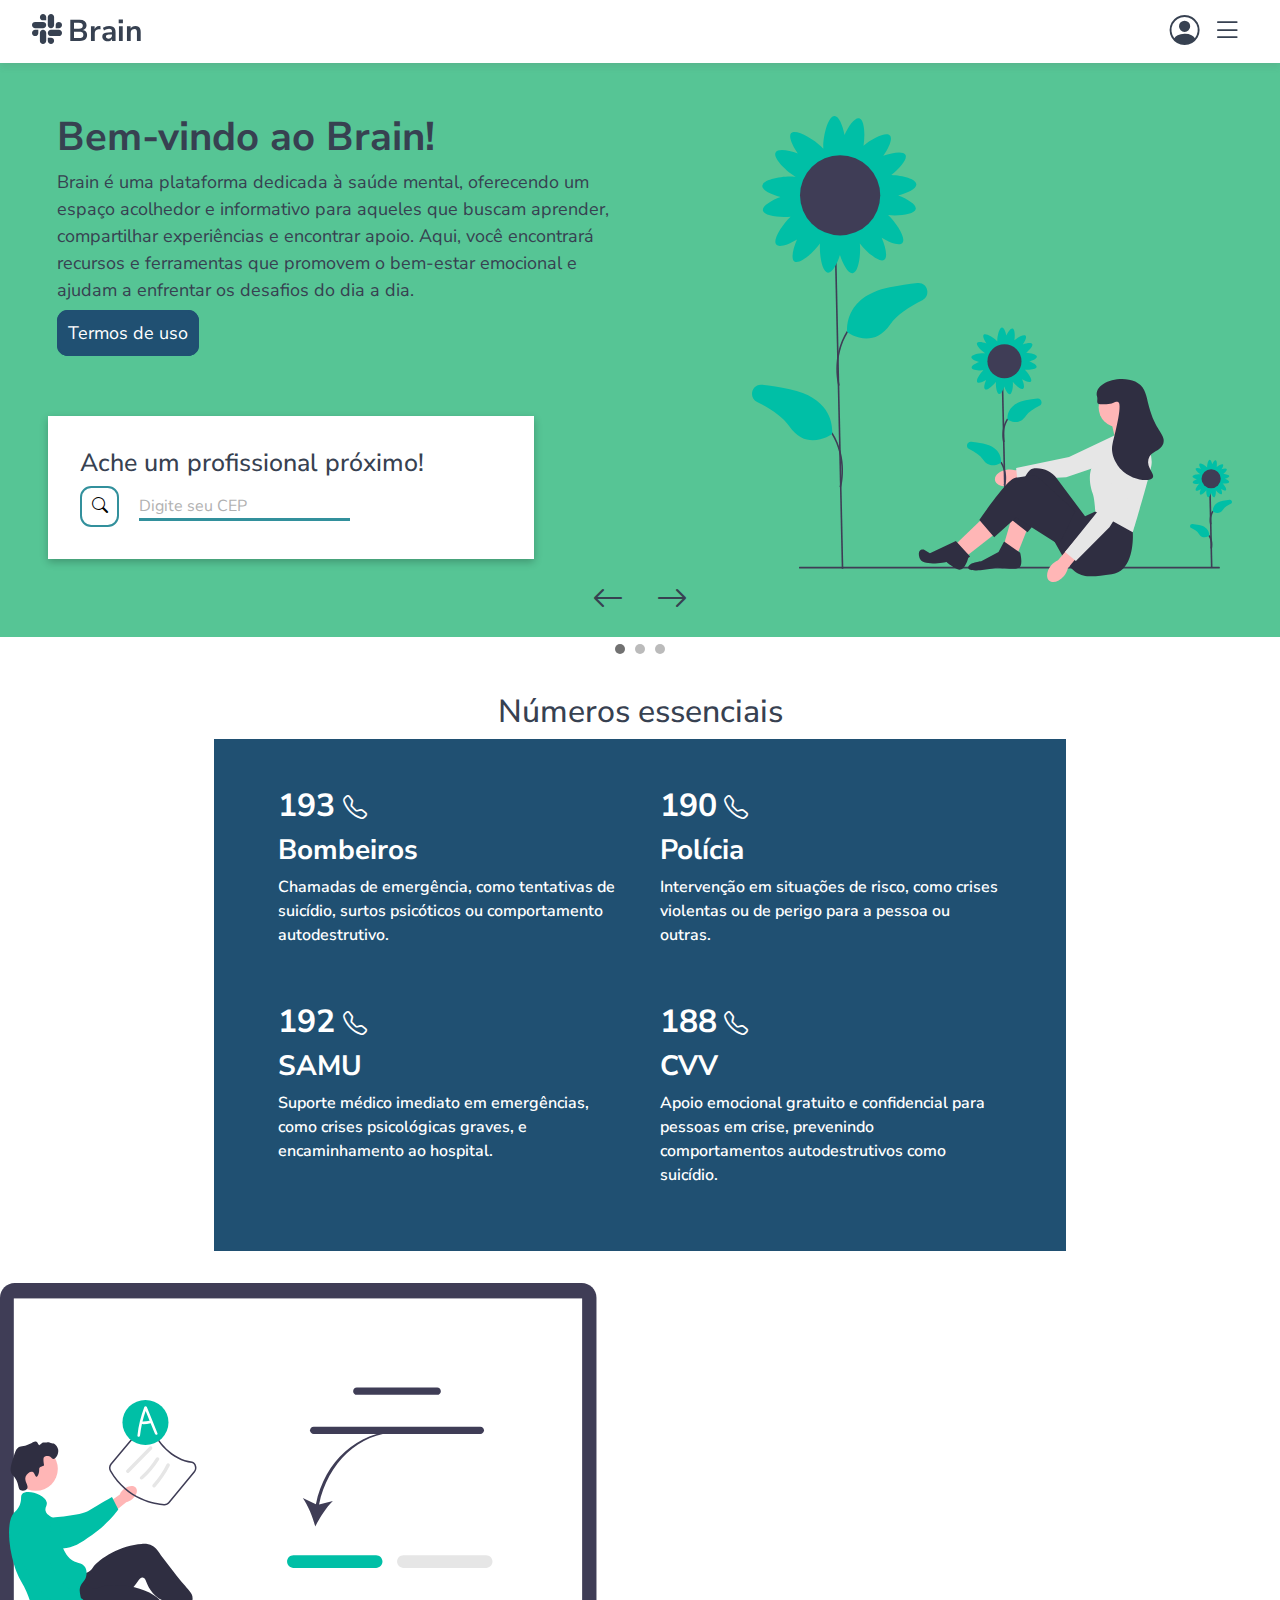
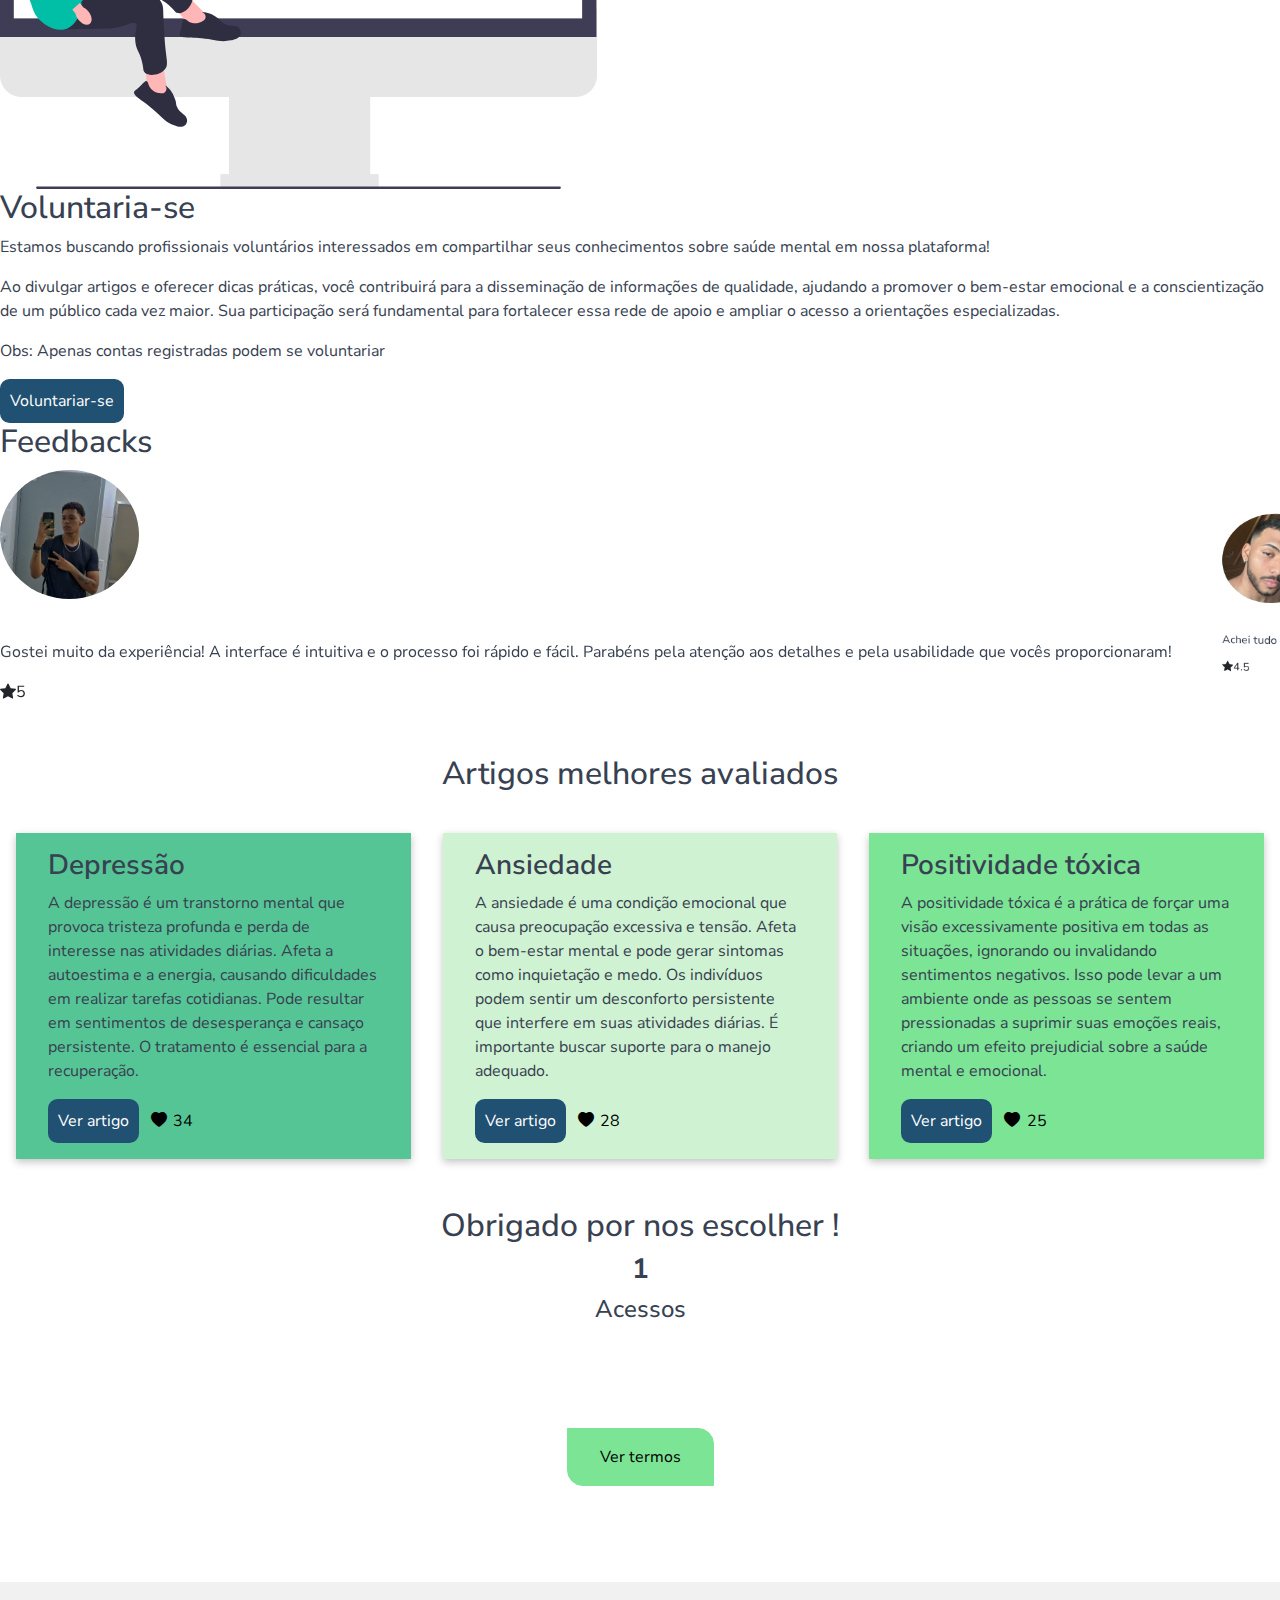
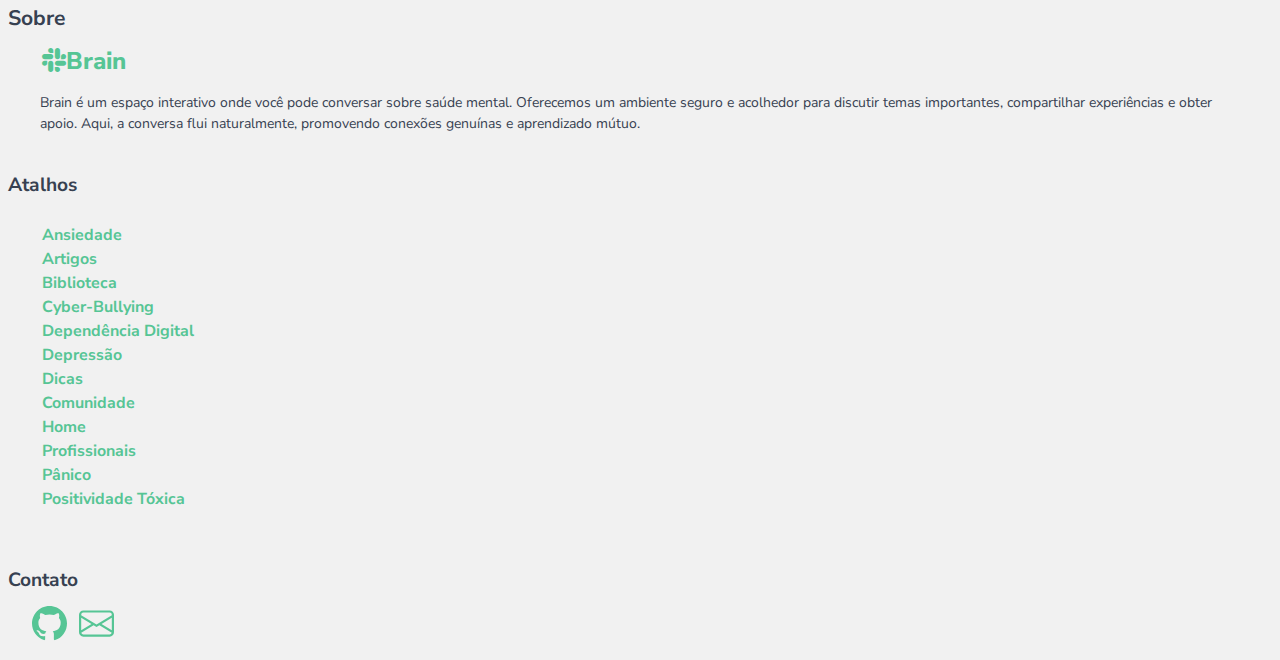
<file: index.html>
<!DOCTYPE html>
<html lang="pt-br">
<head>
    <meta charset="UTF-8">
    <meta name="viewport" content="width=device-width, initial-scale=1.0">

    <link rel="stylesheet" href="https://cdn.jsdelivr.net/npm/bootstrap-icons@1.11.3/font/bootstrap-icons.min.css">
    <link href="https://cdn.jsdelivr.net/npm/bootstrap@5.3.3/dist/css/bootstrap.min.css" rel="stylesheet" integrity="sha384-QWTKZyjpPEjISv5WaRU9OFeRpok6YctnYmDr5pNlyT2bRjXh0JMhjY6hW+ALEwIH" crossorigin="anonymous">
    <link href="https://fonts.googleapis.com/css2?family=Nunito+Sans:ital,opsz,wght@0,6..12,200..1000;1,6..12,200..1000&display=swap" rel="stylesheet">
    
    <link rel="shortcut icon" href="assets/favicon/favi.ico" type="image/x-icon">
    <link rel="stylesheet" href="css/menu.css">
    <link rel="stylesheet" href="css/footer.css">
    <link rel="stylesheet" href="css/home.css">

    <script src="https://cdn.jsdelivr.net/npm/bootstrap@5.3.3/dist/js/bootstrap.bundle.min.js" integrity="sha384-YvpcrYf0tY3lHB60NNkmXc5s9fDVZLESaAA55NDzOxhy9GkcIdslK1eN7N6jIeHz" crossorigin="anonymous" defer></script>
    <script src="js/slides.js" defer></script>
    <script src="js/contador.js" defer></script>
    <script src="js/curtida.js" defer></script>
    <script src="js/user.js" defer></script>
    <script src="js/profissional.js" defer></script>
    <script src="js/mask.js" defer></script>
    <script src="js/voluntariar.js" defer></script>

    <link rel="stylesheet" href="https://cdn.jsdelivr.net/npm/swiper@11/swiper-bundle.min.css"/>

    <title>Brain</title>
</head>
<body>
    <header>
        <a href="index.html"><h1><i class="bi bi-slack"></i>Brain</h1></a>

        <div class="container-menu">   
            <span id="user" class="user-menu"></span>
            <button class="btn" type="button" data-bs-toggle="dropdown" aria-expanded="false">
                <i class="bi bi-person-circle"></i>
            </button>
            
            <ul class="dropdown-menu" id="login-drop">
                <li><a class="dropdown-item" href="login.html">Entrar</a></li>
            </ul>
            
            <button class="btn" type="button" data-bs-toggle="dropdown" aria-expanded="false">
                <i class="bi bi-list"></i>
            </button>
            
            <ul class="dropdown-menu">
                <li><a class="dropdown-item" href="index.html">Home</a></li>
                <li><a class="dropdown-item" href="profissionais.html">Profissionais</a></li>
                <li><a class="dropdown-item" href="artigos.html">Artigos</a></li>
                <li><a class="dropdown-item" href="comunidade.html">Comunidade</a></li>
                <li><a class="dropdown-item" href="biblioteca.html">Biblioteca</a></li>
                <li><a class="dropdown-item" href="dicas.html">Dicas</a></li>
            </ul>
        </div>
    </header> 

    <main id="intro">

        <section class="introduction">

            <div class="slider-container col-12">
                <div class="slides">
                    <div class="slide" id="slide1">
                        <div class="content">
                            <h1>Bem-vindo ao Brain!</h1>
                            <p>Brain é uma plataforma dedicada à saúde mental, oferecendo um espaço acolhedor e informativo para aqueles que buscam aprender, 
                                compartilhar experiências e encontrar apoio. Aqui, você encontrará recursos e ferramentas que promovem o bem-estar 
                                emocional e ajudam a enfrentar os desafios do dia a dia.</p>
                            <a href="#termos" target="_self" class="a-btn">Termos de uso</a>
                        </div>
                        <img src="assets/imgs/home/undraw_blooming_re_2kc4.svg" alt="imagen positiva">
                    </div>

                    <div class="slide" id="slide2">
                            <div class="content">
                                <h1>Nossa comunidade!</h1>
                                <p>Brain community é um espaço interativo onde você pode conversar sobre saúde mental. Oferecemos um ambiente seguro e acolhedor para 
                                    discutir temas importantes, compartilhar experiências e obter apoio. Aqui, a conversa flui naturalmente, promovendo conexões genuínas e aprendizado mútuo.</p>
                                <a href="comunidade.html" target="_self" class="a-btn">Ir para comunidade</a>
                            </div>
                            <img src="assets/imgs/home/undraw_positive_attitude_re_wu7d.svg" alt="imagen positiva">
                    </div>
                    
                    <div class="slide" id="slide3">
                        <div class="content">
                            <h1>Veja nossos artigos!</h1>
                            <p>Artigos oferece uma coleção de textos cuidadosamente selecionados sobre saúde mental. Explore temas variados, com conteúdos escritos por especialistas, para 
                                aprofundar seu conhecimento e encontrar orientações práticas. Nossa aba de artigos é atualizada regularmente para manter você informado e engajado.</p>
                            <a class="a-btn" href="artigos.html">Ver todos artigos</a>
                        </div>
                        <img src="assets/imgs/home/undraw_my_personal_files_re_3q0p.svg" alt="imagen positiva">
                    </div>
                </div>
            </div>
            <aside class="search-help">
                <h2>Ache um profissional próximo!</h2>
                <button id="search-btn"><i class="bi bi-search"></i></button>
                <input type="text" id="search" placeholder="Digite seu CEP" aria-label="seu cep" maxlength="9" minlength="9">
            </aside>

            <div class="buttons">
                <button class="prev" onclick="prevSlide()"><i class="bi bi-arrow-left"></i></button>
                <button class="next" onclick="nextSlide()"><i class="bi bi-arrow-right"></i></button>
            </div>
            <div class="navigation-dots"></div>

        </section>

        <section class="numbers">

            <h2>Números essenciais</h2>

                <div class="container-numbers">
                    <div class="phone">
                        <h2>193<i class="bi bi-telephone"></i></h2>
                        <h3>Bombeiros</h3>
                        <p>Chamadas de emergência, como tentativas de suicídio, surtos psicóticos ou comportamento autodestrutivo.</p>
                    </div>

                    <div class="phone">
                        <h2>190<i class="bi bi-telephone"></i></h2>
                        <h3>Polícia</h3>
                        <p>Intervenção em situações de risco, como crises violentas ou de perigo para a pessoa ou outras.</p>
                    </div>

                    <div class="phone">
                        <h2>192<i class="bi bi-telephone"></i></h2>
                        <h3>SAMU</h3>
                        <p>Suporte médico imediato em emergências, como crises psicológicas graves, e encaminhamento ao hospital.</p>
                    </div>

                    <div class="phone">
                        <h2>188<i class="bi bi-telephone"></i></h2>
                        <h3>CVV</h3>
                        <p>Apoio emocional gratuito e confidencial para pessoas em crise, prevenindo comportamentos autodestrutivos como suicídio.</p>
                    </div>
                </div>

        </section>

        <section class="voluntary">
            <div class="voluntary-container">
                <img src="assets/imgs/home/undraw_online_test_re_kyfx.svg" alt="vonluntary">
                <div class="vonluntary-content">
                    <h2>Voluntaria-se</h2>
                    <p>
                        Estamos buscando profissionais voluntários interessados em compartilhar seus
                        conhecimentos sobre saúde mental em nossa plataforma!
                    </p>
                    <p>
                        Ao divulgar artigos e oferecer dicas práticas, você contribuirá para a disseminação de
                        informações de qualidade, ajudando a promover o bem-estar emocional e a conscientização de um público cada vez maior.
                        Sua participação será fundamental para fortalecer essa rede de apoio e ampliar o acesso a orientações especializadas.
                    </p>
                    <p>Obs: Apenas contas registradas podem se voluntariar</p>
                    <button class="a-btn" id="voluntary">Voluntariar-se</button>
                </div>
            </div>
        </section>

        <section class="feedbacks">
            <h2>Feedbacks</h2>
            <div class="swiper mySwiper">
                <div class="swiper-wrapper">
                    <div class="swiper-slide">
                        <div class="feedback-container">
                            <div class="feedback-header">
                                <img src="assets/users/hugo.svg" alt="user">
                                <h3>Hugo de Lelis</h3>
                            </div>
                            <div class="feedback-content">
                                <p>
                                    Gostei muito da experiência! A interface é intuitiva e o processo foi 
                                    rápido e fácil. Parabéns pela atenção aos detalhes e pela usabilidade que vocês proporcionaram!
                                </p>
                            </div>
                            <div class="feedback-footer">
                                <span><i class="bi bi-star-fill"></i>5</span>
                            </div>
                        </div>
                    </div>
                    <div class="swiper-slide">
                        <div class="feedback-container">
                            <div class="feedback-header">
                                <img src="assets/users/myllena.svg" alt="user">
                                <h3>Myllena</h3>
                            </div>
                            <div class="feedback-content">
                                <p>
                                    A experiência foi excelente! Tudo fluiu bem e foi muito fácil de usar.
                                    O visual também está muito agradável, parabéns pela qualidade!
                                </p>
                            </div>
                            <div class="feedback-footer">
                                <span><i class="bi bi-star-fill"></i>4</span>
                            </div>
                        </div>
                    </div>
                    <div class="swiper-slide">
                        <div class="feedback-container">
                            <div class="feedback-header">
                                <img src="assets/users/thiago.svg" alt="user">
                                <h3>Thiago</h3>
                            </div>
                            <div class="feedback-content">
                                <p>
                                    Processo simples e direto, gostei bastante! Fiquei impressionado com a atenção aos detalhes e a organização da interface.
                                </p>
                            </div>
                            <div class="feedback-footer">
                                <span><i class="bi bi-star-fill"></i>5</span>
                            </div>
                        </div>
                    </div>
                    <div class="swiper-slide">
                        <div class="feedback-container">
                            <div class="feedback-header">
                                <img src="assets/users/marcos.svg" alt="user">
                                <h3>Marcos Paulo</h3>
                            </div>
                            <div class="feedback-content">
                                <p>
                                    Gostei muito da experiência! A interface é intuitiva e o processo foi 
                                    rápido e fácil. Parabéns pela atenção aos detalhes e pela usabilidade que vocês proporcionaram!
                                </p>
                            </div>
                            <div class="feedback-footer">
                                <span><i class="bi bi-star-fill"></i>5</span>
                            </div>
                        </div>
                    </div>
                    <div class="swiper-slide">
                        <div class="feedback-container">
                            <div class="feedback-header">
                                <img src="assets/users/thalles.svg" alt="user">
                                <h3>Thalles José</h3>
                            </div>
                            <div class="feedback-content">
                                <p>
                                    Achei tudo muito intuitivo, a navegação é fluida e não encontrei dificuldades. Muito bem feito, continuem assim!
                                </p>
                            </div>
                            <div class="feedback-footer">
                                <span><i class="bi bi-star-fill"></i>4.5</span>
                            </div>
                        </div>
                    </div>
                    <div class="swiper-slide">
                        <div class="feedback-container">
                            <div class="feedback-header">
                                <img src="assets/users/lucas.svg" alt="user">
                                <h3>Lucas Corrêa</h3>
                            </div>
                            <div class="feedback-content">
                                <p>
                                    Gostei muito da funcionalidade e do design. 
                                    A plataforma é prática e bem estruturada, o que facilita muito a usabilidade. Ótimo trabalho!
                                </p>
                            </div>
                            <div class="feedback-footer">
                                <span><i class="bi bi-star-fill"></i>4</span>
                            </div>
                        </div>
                    </div>
                    <div class="swiper-slide">
                        <div class="feedback-container">
                            <div class="feedback-header">
                                <img src="assets/users/caio.svg" alt="user">
                                <h3>Caio Quintela</h3>
                            </div>
                            <div class="feedback-content">
                                <p>
                                    Fiquei bem satisfeito com a experiência! 
                                    A plataforma é super funcional e tudo é fácil de acessar. Vocês estão de parabéns!
                                </p>
                            </div>
                            <div class="feedback-footer">
                                <span><i class="bi bi-star-fill"></i>4.5</span>
                            </div>
                        </div>
                    </div>
                </div>
            </div>
        </section>
        

        <section class="artigos-top">

            <h2>Artigos melhores avaliados</h2>

                <div class="container-artigos">

                        <div class="artigo-content artigo-content-1">
                            <h3>Depressão</h3>
                            <p>A depressão é um transtorno mental que provoca tristeza profunda e perda de interesse nas atividades diárias. Afeta a autoestima e a energia, causando dificuldades em realizar tarefas cotidianas. Pode resultar em sentimentos de desesperança e cansaço persistente. O tratamento é essencial para a recuperação.</p>
                            <div class="assets-artigo">
                                <a href="#" class="a-btn" type="button">Ver artigo</a>
                                <button id="curtir"><i class="bi bi-heart-fill"></i><span class="like-count">34</span></button>
                            </div>
                        </div>

                        <div class="artigo-content artigo-content-2">
                            <h3>Ansiedade</h3>
                            <p>A ansiedade é uma condição emocional que causa preocupação excessiva e tensão. Afeta o bem-estar mental e pode gerar sintomas como inquietação e medo. Os indivíduos podem sentir um desconforto persistente que interfere em suas atividades diárias. É importante buscar suporte para o manejo adequado.</p>
                            <div class="assets-artigo">
                                <a href="#" class="a-btn" type="button">Ver artigo</a>
                                <button id="curtir"><i class="bi bi-heart-fill"></i><span class="like-count">28</span></button>
                            </div>
                        </div>

                        <div class="artigo-content artigo-content-3">
                            <h3>Positividade tóxica</h3>
                            <p>A positividade tóxica é a prática de forçar uma visão excessivamente positiva em todas as situações, ignorando ou invalidando sentimentos negativos. Isso pode levar a um ambiente onde as pessoas se sentem pressionadas a suprimir suas emoções reais, criando um efeito prejudicial sobre a saúde mental e emocional.</p>
                            <div class="assets-artigo">
                                <a href="#" class="a-btn" type="button">Ver artigo</a>
                                <button id="curtir"><i class="bi bi-heart-fill"></i><span class="like-count">25</span></button>
                        </div>
                    </div>
                </div>
        </section>

        <section class="views">
            <h2>Obrigado por nos escolher <span id="user"></span>!</h2>
            <h3 id="access-counter">0</h3>
            <h4>Acessos</h4>
        </section>

        <section class="termos" id="termos">
            <button type="button" class="termos-servico" data-bs-toggle="modal" data-bs-target="#exampleModal">
                Ver termos
            </button>

            <div class="modal fade" id="exampleModal" tabindex="-1" aria-labelledby="exampleModalLabel" aria-hidden="true">
                <div class="modal-dialog">
                    <div class="modal-content">
                    <div class="modal-header">
                        <h1 class="modal-title fs-5" id="exampleModalLabel">Termos de uso</h1>
                        <button type="button" class="btn-close" data-bs-dismiss="modal" aria-label="Close"></button>
                    </div>
                    <div class="modal-body">
                        <h4>1. Objetivo do Site</h4>
                        <p>
                            O Brain – Saúde Mental tem como objetivo oferecer informações sobre saúde mental, fornecendo conteúdos educacionais, artigos, ferramentas de
                            autoajuda e recomendações. Não substituímos o aconselhamento médico, psicológico ou qualquer tratamento profissional
                        </p>

                        <h4>2. Isenção de Responsabilidade</h4>
                        <p>
                            As informações contidas neste site têm caráter educativo e informativo. Embora busquemos fornecer conteúdo de qualidade, não garantimos a exatidão
                            ou atualização constante de todos os materiais. O uso das informações é de total responsabilidade do usuário. Consulte sempre um profissional de
                            saúde mental qualificado antes de tomar decisões relacionadas ao seu bem-estar.
                        </p>

                        <h4>3. Privacidade</h4>
                        <p>
                            Nosso compromisso é proteger sua privacidade. Ao utilizar nosso site, você concorda com nossa Política de Privacidade, que descreve como
                            coletamos, usamos e protegemos seus dados pessoais. Não compartilhamos suas informações com terceiros sem o seu consentimento, exceto conforme
                            exigido por lei.
                        </p>
                    </div>
                    <div class="modal-footer">
                        <button type="button" class="btn btn-success" data-bs-dismiss="modal">Ok</button>
                    </div>
                    </div>
                </div>
            </div>

        </section>
    </main>

    <footer class="sobre" id="info">
        <div class="col-12 content row g-0">
                <div class="col-sm-12 col-md-12 col-lg-12 col-xl-12 col-xxl-4" id="one-item-footer">
                    <h3 class="text-xxl-center footer-h3 mr-md-3"> Sobre </h3>
                    <div class="m-3">
                        <div class="footer-img">
                        <a href="index.html" class="footer-a "><h1><i class="bi bi-slack"></i>Brain</h1></a>
                        </div>
                        <p class="mt-2">Brain é um espaço interativo onde você pode conversar sobre saúde mental. Oferecemos um ambiente seguro e acolhedor para discutir temas importantes, compartilhar experiências e obter apoio. Aqui, a conversa flui naturalmente, promovendo conexões genuínas e aprendizado mútuo.</p>   
                    </div>         
                </div>

                <div class="col-sm-12 col-md-12 col-lg-12 col-xl-12 col-xxl-4" id="two-item-footer">
                    <div class="d-grid">
                        <h3 class="text-xxl-center ml-md-3 mt-4 footer-h3 ml-md-3"> Atalhos </h3>
                        <div class="column-grid d-flex flex-wrap">
                            <div class="col-grid">
                                <ul class="footer-ul-style">
                                    <li><a href="artigos.html?artigo=ansiedade">Ansiedade</a></li>
                                    <li><a href="artigos.html">Artigos</a></li>
                                    <li><a href="biblioteca.html">Biblioteca</a></li>
                                    <li><a href="artigos.html?artigo=cyber-bullying">Cyber-Bullying</a></li>
                                    <li><a href="artigos.html?artigo=dependencia-digital">Dependência Digital</a></li>
                                    <li><a href="artigos.html?artigo=depressao">Depressão</a></li>
                                    <li><a href="dicas.html">Dicas</a></li>
                                    <li><a href="comunidade.html">Comunidade</a></li>
                                    <li><a href="index.html">Home</a></li>
                                    <li><a href="profissionais.html">Profissionais</a></li>
                                    <li><a href="artigos.html?artigo=panico">Pânico</a></li>
                                    <li><a href="artigos.html?artigo=positividade-toxica">Positividade Tóxica</a></li>
                                    
                                </ul>
                            </div>
                        </div>
                    </div>
                </div>
                <div class="col-12 col-lg-4" id="tree-item-footer">
                    <div class=" flex-column col-sm-12 col-md-12 col-lg-2 ">
                        <details class="footer-details mt-3">
                            <summary><h3>Contato</h3></summary>
                                <ul class="footer-ul-style m0">
                                    <li><a href="">Fale conosco</a></li>
                                    <li><a href="">Chat</a></li>
                                    <li><a href="">Email</a></li>
                                </ul>
                        </details>
                        <div class="social-icons-footer m0">
                            <a href="https://github.com/Hugodelelis" target="_blank"><svg xmlns="http://www.w3.org/2000/svg" width="35" height="35" fill="currentColor" class="bi bi-github" viewBox="0 0 16 16">
                                <path d="M8 0C3.58 0 0 3.58 0 8c0 3.54 2.29 6.53 5.47 7.59.4.07.55-.17.55-.38 0-.19-.01-.82-.01-1.49-2.01.37-2.53-.49-2.69-.94-.09-.23-.48-.94-.82-1.13-.28-.15-.68-.52-.01-.53.63-.01 1.08.58 1.23.82.72 1.21 1.87.87 2.33.66.07-.52.28-.87.51-1.07-1.78-.2-3.64-.89-3.64-3.95 0-.87.31-1.59.82-2.15-.08-.2-.36-1.02.08-2.12 0 0 .67-.21 2.2.82.64-.18 1.32-.27 2-.27s1.36.09 2 .27c1.53-1.04 2.2-.82 2.2-.82.44 1.1.16 1.92.08 2.12.51.56.82 1.27.82 2.15 0 3.07-1.87 3.75-3.65 3.95.29.25.54.73.54 1.48 0 1.07-.01 1.93-.01 2.2 0 .21.15.46.55.38A8.01 8.01 0 0 0 16 8c0-4.42-3.58-8-8-8"/>
                            </svg></a>
                            <a href="#"><svg xmlns="http://www.w3.org/2000/svg" width="35" height="35" fill="currentColor" class="bi bi-envelope" viewBox="0 0 16 16">
                                    <path d="M0 4a2 2 0 0 1 2-2h12a2 2 0 0 1 2 2v8a2 2 0 0 1-2 2H2a2 2 0 0 1-2-2zm2-1a1 1 0 0 0-1 1v.217l7 4.2 7-4.2V4a1 1 0 0 0-1-1zm13 2.383-4.708 2.825L15 11.105zm-.034 6.876-5.64-3.471L8 9.583l-1.326-.795-5.64 3.47A1 1 0 0 0 2 13h12a1 1 0 0 0 .966-.741M1 11.105l4.708-2.897L1 5.383z"/>
                            </svg></a>
                        </div>
                    </div>
                </div>
            </div>
    </footer>

    <script src="https://cdn.jsdelivr.net/npm/swiper@11/swiper-bundle.min.js"></script>
    
    <script>
    var swiper = new Swiper(".mySwiper", {
            effect: "coverflow",
            grabCursor: true,
            centeredSlides: true,
            slidesPerView: "auto",
            initialSlide: 3,
            slideToClickedSlide: true,
            coverflowEffect: {
            rotate: 50,
            stretch: 0,
            depth: 100,
            modifier: 1,
            slideShadows: false,
        },
        pagination: {
                el: ".swiper-pagination",
            },
        });
    </script>
</body>
</html>
</file>
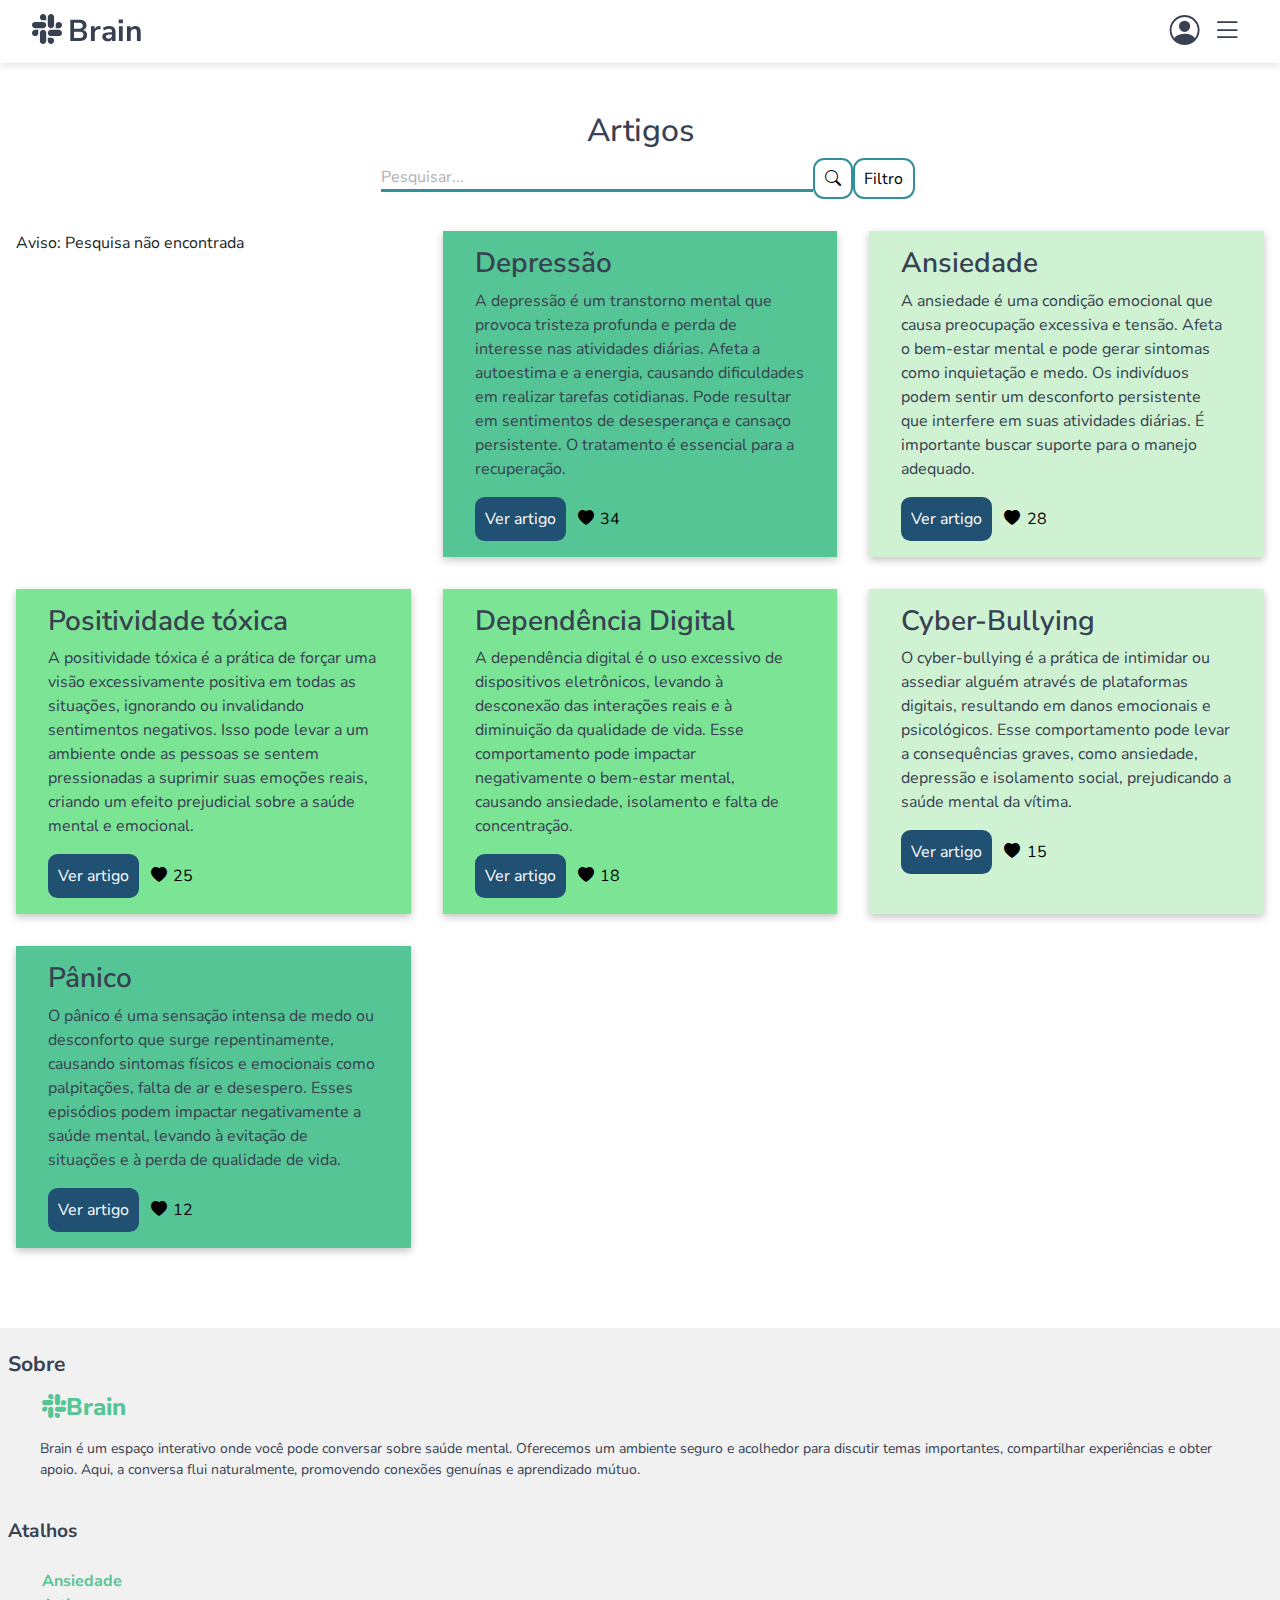
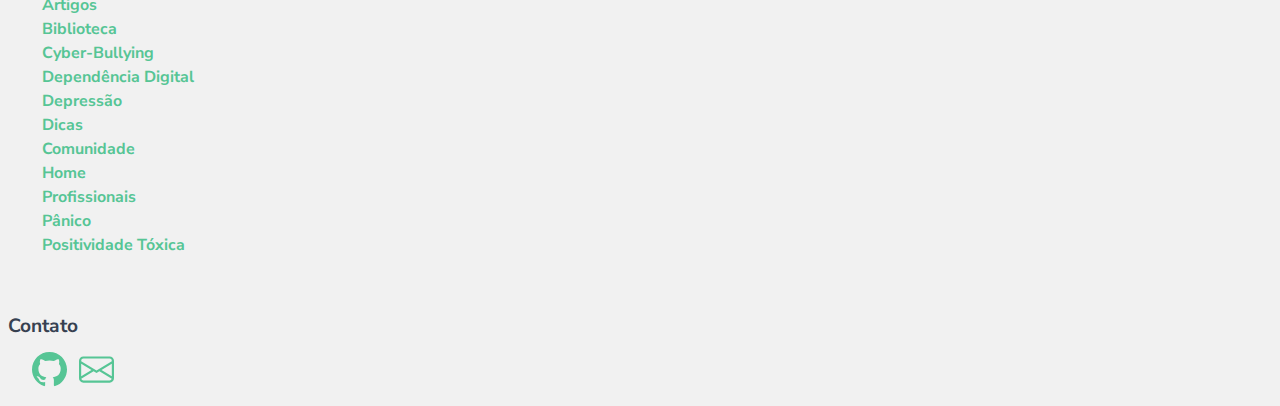
<file: artigos.html>
<!DOCTYPE html>
<html lang="pt-br">
<head>
    <meta charset="UTF-8">
    <meta name="viewport" content="width=device-width, initial-scale=1.0">

    <link rel="stylesheet" href="https://cdn.jsdelivr.net/npm/bootstrap-icons@1.11.3/font/bootstrap-icons.min.css">
    <link href="https://cdn.jsdelivr.net/npm/bootstrap@5.3.3/dist/css/bootstrap.min.css" rel="stylesheet" integrity="sha384-QWTKZyjpPEjISv5WaRU9OFeRpok6YctnYmDr5pNlyT2bRjXh0JMhjY6hW+ALEwIH" crossorigin="anonymous">
    <link href="https://fonts.googleapis.com/css2?family=Nunito+Sans:ital,opsz,wght@0,6..12,200..1000;1,6..12,200..1000&display=swap" rel="stylesheet">
    
    <link rel="shortcut icon" href="assets/favicon/favi.ico" type="image/x-icon">
    <link rel="stylesheet" href="css/artigos.css">
    <link rel="stylesheet" href="css/footer.css">
    <link rel="stylesheet" href="css/menu.css">

    <script src="https://cdn.jsdelivr.net/npm/bootstrap@5.3.3/dist/js/bootstrap.bundle.min.js" integrity="sha384-YvpcrYf0tY3lHB60NNkmXc5s9fDVZLESaAA55NDzOxhy9GkcIdslK1eN7N6jIeHz" crossorigin="anonymous" defer></script>
    <script src="js/curtida.js" defer></script>
    <script src="js/user.js" defer></script>
    <script src="js/searchArtigo.js" defer></script>
    <script src="js/artigoDestacado.js" defer></script>

    <title>Brain - Artigos</title>
</head>
<body>
    <header>
        <a href="index.html"><h1><i class="bi bi-slack"></i>Brain</h1></a>

        <div class="container-menu">   
            <span id="user" class="user-menu"></span>
            <button class="btn" type="button" data-bs-toggle="dropdown" aria-expanded="false">
                <i class="bi bi-person-circle"></i>
            </button>
            
            <ul class="dropdown-menu" id="login-drop">
                <li><a class="dropdown-item" href="login.html">Entrar</a></li>
            </ul>
            
            <button class="btn" type="button" data-bs-toggle="dropdown" aria-expanded="false">
                <i class="bi bi-list"></i>
            </button>
            
            <ul class="dropdown-menu">
                <li><a class="dropdown-item" href="index.html">Home</a></li>
                <li><a class="dropdown-item" href="profissionais.html">Profissionais</a></li>
                <li><a class="dropdown-item" href="artigos.html">Artigos</a></li>
                <li><a class="dropdown-item" href="comunidade.html">Comunidade</a></li>
                <li><a class="dropdown-item" href="biblioteca.html">Biblioteca</a></li>
                <li><a class="dropdown-item" href="dicas.html">Dicas</a></li>
            </ul>
        </div>
    </header> 

    <main>
        <section class="artigos">

            <h2>Artigos</h2>

            <div class="search-artigo"> 
                <input type="text" id="search" placeholder="Pesquisar..." aria-label="seu CEP">
                <button id="search-btn"><i class="bi bi-search"></i></button>
                <button>Filtro</button>
            </div>

                <div class="container-artigos ">
                    <span id="error-message" class="error hidden">Aviso: Pesquisa não encontrada</span>
                        <div class="artigo-content artigo-content-1 artigo-content-depressao">
                            <h3>Depressão</h3>
                            <p>A depressão é um transtorno mental que provoca tristeza profunda e perda de interesse nas atividades diárias. Afeta a autoestima e a energia, causando dificuldades em realizar tarefas cotidianas. Pode resultar em sentimentos de desesperança e cansaço persistente. O tratamento é essencial para a recuperação.</p>
                            <div class="assets-artigo">
                                <a href="#" class="a-btn" type="button">Ver artigo</a>
                                <button id="curtir"><i class="bi bi-heart-fill"></i><span class="like-count">34</span></button>
                            </div>
                        </div>

                        <div class="artigo-content artigo-content-2 artigo-content-ansiedade">
                            <h3>Ansiedade</h3>
                            <p>A ansiedade é uma condição emocional que causa preocupação excessiva e tensão. Afeta o bem-estar mental e pode gerar sintomas como inquietação e medo. Os indivíduos podem sentir um desconforto persistente que interfere em suas atividades diárias. É importante buscar suporte para o manejo adequado.</p>
                            <div class="assets-artigo">
                                <a href="#" class="a-btn" type="button">Ver artigo</a>
                                <button id="curtir"><i class="bi bi-heart-fill"></i><span class="like-count">28</span></button>
                            </div>
                        </div>

                        <div class="artigo-content artigo-content-3 artigo-content-positividade-toxica">
                            <h3>Positividade tóxica</h3>
                            <p>A positividade tóxica é a prática de forçar uma visão excessivamente positiva em todas as situações, ignorando ou invalidando sentimentos negativos. Isso pode levar a um ambiente onde as pessoas se sentem pressionadas a suprimir suas emoções reais, criando um efeito prejudicial sobre a saúde mental e emocional.</p>
                            <div class="assets-artigo">
                                <a href="#" class="a-btn" type="button">Ver artigo</a>
                                <button id="curtir"><i class="bi bi-heart-fill"></i><span class="like-count">25</span></button>
                            </div>
                        </div>

                        <div class="artigo-content artigo-content-3 artigo-content-dependencia-digital">
                            <h3>Dependência Digital</h3>
                            <p>A dependência digital é o uso excessivo de dispositivos eletrônicos, levando à desconexão das interações reais e à diminuição da qualidade de vida. Esse comportamento pode impactar negativamente o bem-estar mental, causando ansiedade, isolamento e falta de concentração.</p>
                            <div class="assets-artigo">
                                <a href="#" class="a-btn" type="button">Ver artigo</a>
                                <button id="curtir"><i class="bi bi-heart-fill"></i><span class="like-count">18</span></button>
                            </div>
                        </div>

                        <div class="artigo-content artigo-content-2 artigo-content-cyber-bullying">
                            <h3>Cyber-Bullying</h3>
                            <p>O cyber-bullying é a prática de intimidar ou assediar alguém através de plataformas digitais, resultando em danos emocionais e psicológicos. Esse comportamento pode levar a consequências graves, como ansiedade, depressão e isolamento social, prejudicando a saúde mental da vítima.</p>
                            <div class="assets-artigo">
                                <a href="#" class="a-btn" type="button">Ver artigo</a>
                                <button id="curtir"><i class="bi bi-heart-fill"></i><span class="like-count">15</span></button>
                            </div>
                        </div>
                        
                        <div class="artigo-content artigo-content-1 artigo-content-panico">
                            <h3>Pânico</h3>
                            <p>O pânico é uma sensação intensa de medo ou desconforto que surge repentinamente, causando sintomas físicos e emocionais como palpitações, falta de ar e desespero. Esses episódios podem impactar negativamente a saúde mental, levando à evitação de situações e à perda de qualidade de vida.</p>
                            <div class="assets-artigo">
                                <a href="#" class="a-btn" type="button">Ver artigo</a>
                                <button id="curtir"><i class="bi bi-heart-fill"></i><span class="like-count">12</span></button>
                            </div>
                        </div>
                </div>
        </section>
    </main>

    <footer class="sobre" id="info">
        <div class="col-12 content row g-0">
                <div class="col-sm-12 col-md-12 col-lg-12 col-xl-12 col-xxl-4" id="one-item-footer">
                    <h3 class="text-xxl-center footer-h3 mr-md-3"> Sobre </h3>
                    <div class="m-3">
                        <div class="footer-img">
                        <a href="index.html" class="footer-a "><h1><i class="bi bi-slack"></i>Brain</h1></a>
                        </div>
                        <p class="mt-2">Brain é um espaço interativo onde você pode conversar sobre saúde mental. Oferecemos um ambiente seguro e acolhedor para discutir temas importantes, compartilhar experiências e obter apoio. Aqui, a conversa flui naturalmente, promovendo conexões genuínas e aprendizado mútuo.</p>   
                    </div>         
                </div>

                <div class="col-sm-12 col-md-12 col-lg-12 col-xl-12 col-xxl-4" id="two-item-footer">
                    <div class="d-grid">
                        <h3 class="text-xxl-center ml-md-3 mt-4 footer-h3 ml-md-3"> Atalhos </h3>
                        <div class="column-grid d-flex flex-wrap">
                            <div class="col-grid">
                                <ul class="footer-ul-style">
                                    <li><a href="artigos.html?artigo=ansiedade">Ansiedade</a></li>
                                    <li><a href="artigos.html">Artigos</a></li>
                                    <li><a href="biblioteca.html">Biblioteca</a></li>
                                    <li><a href="artigos.html?artigo=cyber-bullying">Cyber-Bullying</a></li>
                                    <li><a href="artigos.html?artigo=dependencia-digital">Dependência Digital</a></li>
                                    <li><a href="artigos.html?artigo=depressao">Depressão</a></li>
                                    <li><a href="dicas.html">Dicas</a></li>
                                    <li><a href="comunidade.html">Comunidade</a></li>
                                    <li><a href="index.html">Home</a></li>
                                    <li><a href="profissionais.html">Profissionais</a></li>
                                    <li><a href="artigos.html?artigo=panico">Pânico</a></li>
                                    <li><a href="artigos.html?artigo=positividade-toxica">Positividade Tóxica</a></li>
                                    
                                </ul>
                            </div>
                        </div>
                    </div>
                </div>
                <div class="col-12 col-lg-4" id="tree-item-footer">
                    <div class=" flex-column col-sm-12 col-md-12 col-lg-2 ">
                        <details class="footer-details mt-3">
                            <summary><h3>Contato</h3></summary>
                                <ul class="footer-ul-style m0">
                                    <li><a href="">Fale conosco</a></li>
                                    <li><a href="">Chat</a></li>
                                    <li><a href="">Email</a></li>
                                </ul>
                        </details>
                        <div class="social-icons-footer m0">
                            <a href="https://github.com/Hugodelelis" target="_blank"><svg xmlns="http://www.w3.org/2000/svg" width="35" height="35" fill="currentColor" class="bi bi-github" viewBox="0 0 16 16">
                                <path d="M8 0C3.58 0 0 3.58 0 8c0 3.54 2.29 6.53 5.47 7.59.4.07.55-.17.55-.38 0-.19-.01-.82-.01-1.49-2.01.37-2.53-.49-2.69-.94-.09-.23-.48-.94-.82-1.13-.28-.15-.68-.52-.01-.53.63-.01 1.08.58 1.23.82.72 1.21 1.87.87 2.33.66.07-.52.28-.87.51-1.07-1.78-.2-3.64-.89-3.64-3.95 0-.87.31-1.59.82-2.15-.08-.2-.36-1.02.08-2.12 0 0 .67-.21 2.2.82.64-.18 1.32-.27 2-.27s1.36.09 2 .27c1.53-1.04 2.2-.82 2.2-.82.44 1.1.16 1.92.08 2.12.51.56.82 1.27.82 2.15 0 3.07-1.87 3.75-3.65 3.95.29.25.54.73.54 1.48 0 1.07-.01 1.93-.01 2.2 0 .21.15.46.55.38A8.01 8.01 0 0 0 16 8c0-4.42-3.58-8-8-8"/>
                            </svg></a>
                            <a href="#"><svg xmlns="http://www.w3.org/2000/svg" width="35" height="35" fill="currentColor" class="bi bi-envelope" viewBox="0 0 16 16">
                                    <path d="M0 4a2 2 0 0 1 2-2h12a2 2 0 0 1 2 2v8a2 2 0 0 1-2 2H2a2 2 0 0 1-2-2zm2-1a1 1 0 0 0-1 1v.217l7 4.2 7-4.2V4a1 1 0 0 0-1-1zm13 2.383-4.708 2.825L15 11.105zm-.034 6.876-5.64-3.471L8 9.583l-1.326-.795-5.64 3.47A1 1 0 0 0 2 13h12a1 1 0 0 0 .966-.741M1 11.105l4.708-2.897L1 5.383z"/>
                            </svg></a>
                        </div>
                    </div>
                </div>
            </div>
    </footer>
</body>
</html>
</file>
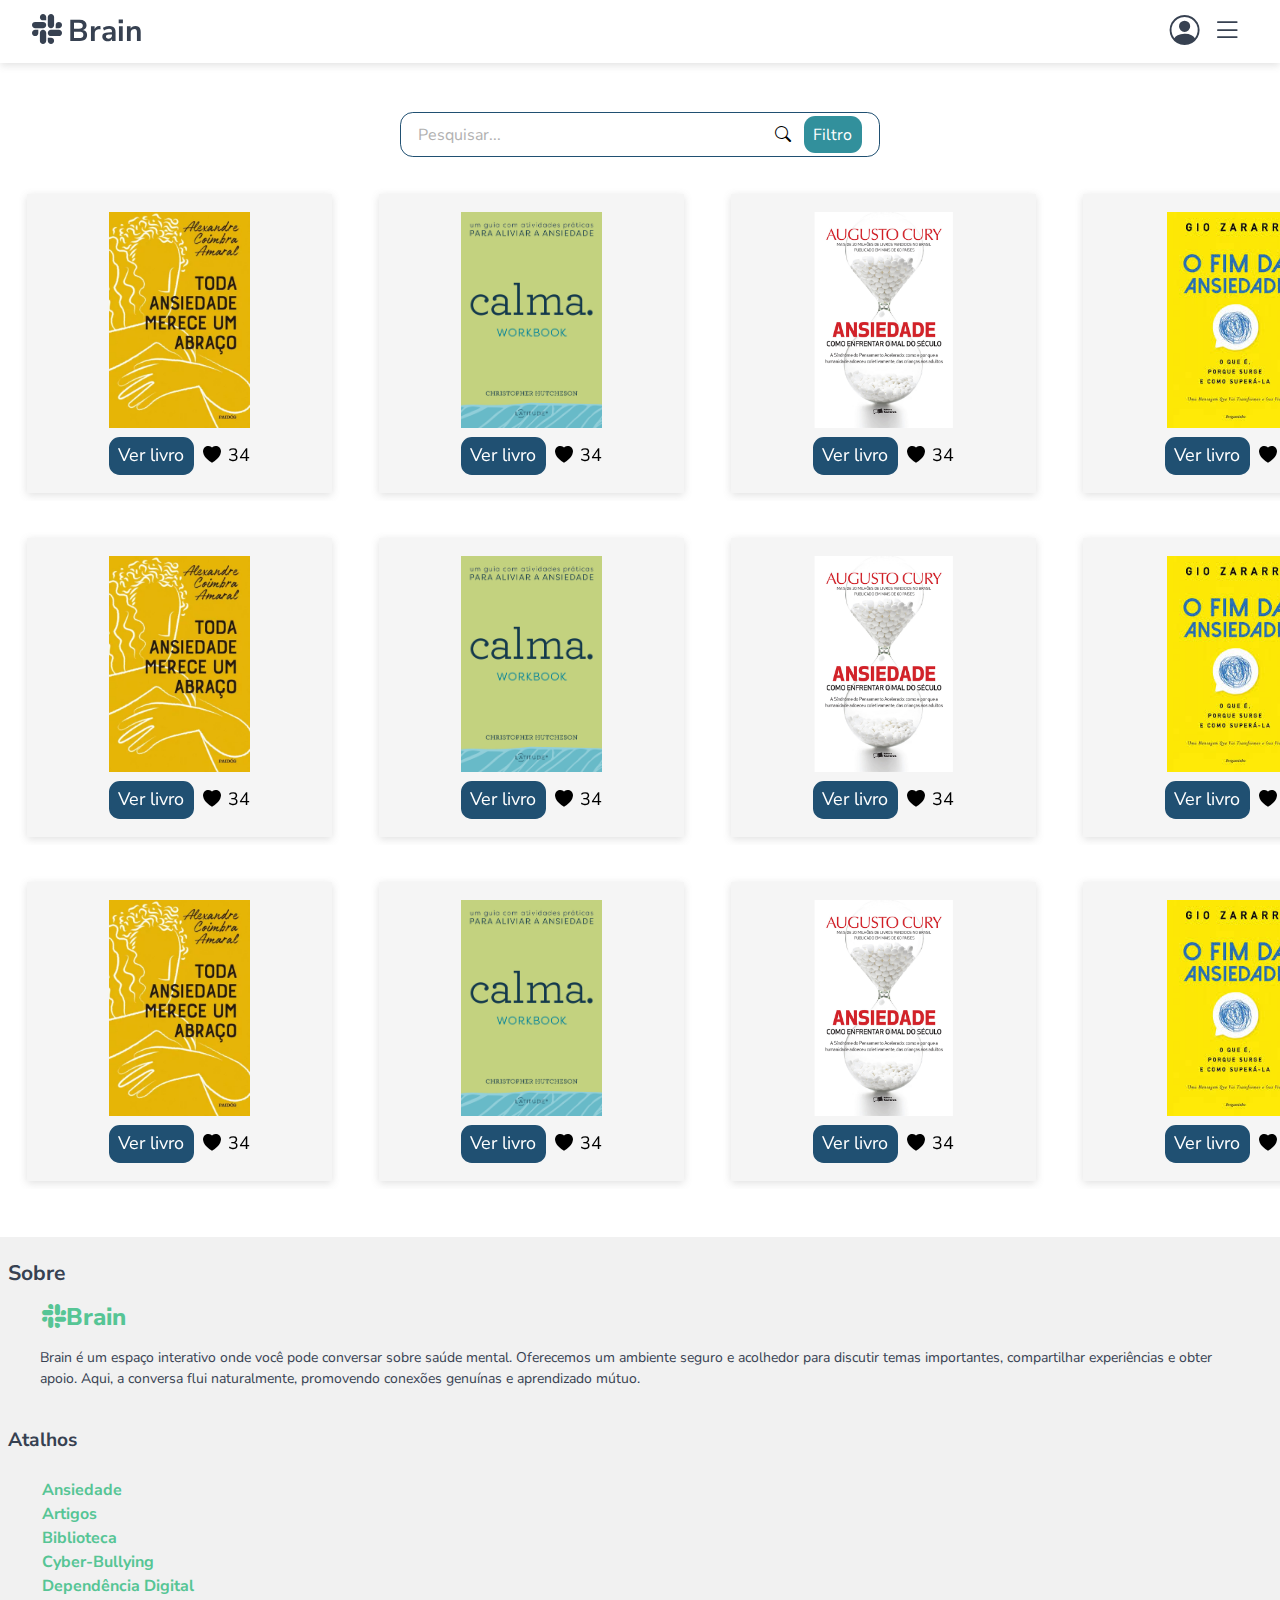
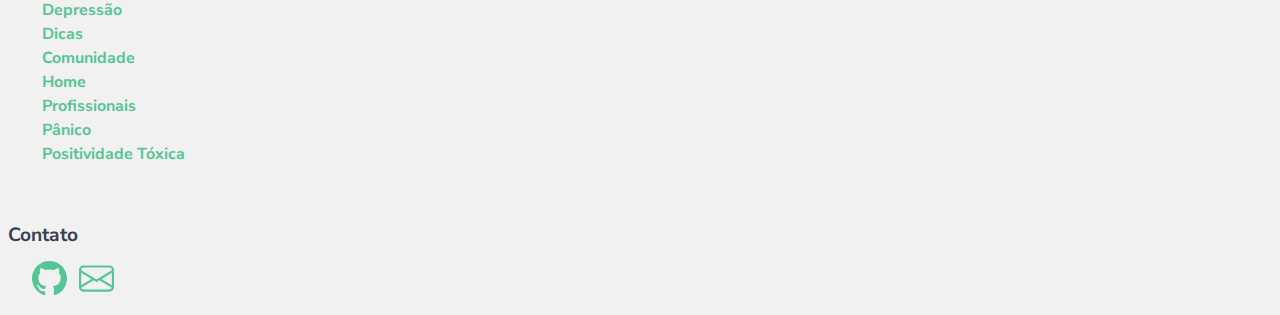
<file: biblioteca.html>
<!DOCTYPE html>
<html lang="pt-br">
<head>
    <meta charset="UTF-8">
    <meta name="viewport" content="width=device-width, initial-scale=1.0">

    <link rel="stylesheet" href="https://cdn.jsdelivr.net/npm/bootstrap-icons@1.11.3/font/bootstrap-icons.min.css">
    <link href="https://cdn.jsdelivr.net/npm/bootstrap@5.3.3/dist/css/bootstrap.min.css" rel="stylesheet" integrity="sha384-QWTKZyjpPEjISv5WaRU9OFeRpok6YctnYmDr5pNlyT2bRjXh0JMhjY6hW+ALEwIH" crossorigin="anonymous">
    <link href="https://fonts.googleapis.com/css2?family=Nunito+Sans:ital,opsz,wght@0,6..12,200..1000;1,6..12,200..1000&display=swap" rel="stylesheet">
    
    <link rel="shortcut icon" href="assets/favicon/favi.ico" type="image/x-icon">

    <link rel="stylesheet" href="css/menu.css">
    <link rel="stylesheet" href="css/footer.css">
    <link rel="stylesheet" href="css/biblioteca.css">
    <link rel="stylesheet" href="https://cdn.jsdelivr.net/npm/swiper@11/swiper-bundle.min.css" />

    <script src="js/biblioteca.js" defer></script>
    <script src="js/curtida.js" defer></script>
    <script src="https://cdn.jsdelivr.net/npm/bootstrap@5.3.3/dist/js/bootstrap.bundle.min.js" integrity="sha384-YvpcrYf0tY3lHB60NNkmXc5s9fDVZLESaAA55NDzOxhy9GkcIdslK1eN7N6jIeHz" crossorigin="anonymous" defer></script>

    <title>Brain - Bibilioteca</title>
</head>
<body>
        <header>
            <a href="index.html"><h1><i class="bi bi-slack"></i>Brain</h1></a>

            <div class="container-menu">   
                <span id="user" class="user-menu"></span>
                <button class="btn" type="button" data-bs-toggle="dropdown" aria-expanded="false">
                    <i class="bi bi-person-circle"></i>
                </button>
                
                <ul class="dropdown-menu" id="login-drop">
                    <li><a class="dropdown-item" href="login.html">Entrar</a></li>
                </ul>
                
                <button class="btn" type="button" data-bs-toggle="dropdown" aria-expanded="false">
                    <i class="bi bi-list"></i>
                </button>
                
                <ul class="dropdown-menu">
                    <li><a class="dropdown-item" href="index.html">Home</a></li>
                    <li><a class="dropdown-item" href="profissionais.html">Profissionais</a></li>
                    <li><a class="dropdown-item" href="artigos.html">Artigos</a></li>
                    <li><a class="dropdown-item" href="comunidade.html">Comunidade</a></li>
                    <li><a class="dropdown-item" href="biblioteca.html">Biblioteca</a></li>
                <li><a class="dropdown-item" href="dicas.html">Dicas</a></li>
            </ul>
        </div>
    </header> 

    <main class="biblioteca">
        <div>
            <div class="search-dicas"> 
                <input type="text" id="search" placeholder="Pesquisar..." aria-label="seu CEP">
                <button id="search-btn"><i class="bi bi-search"></i></button>
                <button>Filtro</button>
            </div>
        </div>

        <!-- Swiper -->
        <div class="swiper mySwiper">
            <div class="swiper-wrapper">
            <div class="swiper-slide">
                <img src="assets/biblioteca/ansiedade 1.png" alt="livro">
                <div class="controls">
                    <a href="#" class="a-btn" type="button">Ver livro</a>
                    <button id="curtir"><i class="bi bi-heart-fill"></i><span class="like-count">34</span></button>
                </div>
            </div>
            <div class="swiper-slide">
                <img src="assets/biblioteca/ansiedadee.jpg" alt="livro">
                <div class="controls">
                    <a href="#" class="a-btn" type="button">Ver livro</a>
                    <button id="curtir"><i class="bi bi-heart-fill"></i><span class="like-count">34</span></button>
                </div>
            </div>
            <div class="swiper-slide">
                <img src="assets/biblioteca/image 27.png" alt=" livro">
                <div class="controls">
                    <a href="#" class="a-btn" type="button">Ver livro</a>
                    <button id="curtir"><i class="bi bi-heart-fill"></i><span class="like-count">34</span></button>
                </div>
            </div>
            <div class="swiper-slide">
                <img src="assets/biblioteca/image 28.png" alt=" livro">
                <div class="controls">
                    <a href="#" class="a-btn" type="button">Ver livro</a>
                    <button id="curtir"><i class="bi bi-heart-fill"></i><span class="like-count">34</span></button>
                </div>
            </div>
            <div class="swiper-slide">
                <img src="assets/biblioteca/image 29.png" alt=" livro">
                <div class="controls">
                    <a href="#" class="a-btn" type="button">Ver livro</a>
                    <button id="curtir"><i class="bi bi-heart-fill"></i><span class="like-count">34</span></button>
                </div>
            </div>
            <div class="swiper-slide">
                <img src="assets/biblioteca/image 30.png" alt="livro">
                <div class="controls">
                    <a href="#" class="a-btn" type="button">Ver livro</a>
                    <button id="curtir"><i class="bi bi-heart-fill"></i><span class="like-count">34</span></button>
                </div>
            </div>
            <div class="swiper-slide">
                <img src="assets/biblioteca/image 31.png" alt="livro">
                <div class="controls">
                    <a href="#" class="a-btn" type="button">Ver livro</a>
                    <button id="curtir"><i class="bi bi-heart-fill"></i><span class="like-count">34</span></button>
                </div>
            </div>
            </div>
        </div>

        <div class="swiper mySwiper">
            <div class="swiper-wrapper">
            <div class="swiper-slide">
                <img src="assets/biblioteca/ansiedade 1.png" alt="livro">
                <div class="controls">
                    <a href="#" class="a-btn" type="button">Ver livro</a>
                    <button id="curtir"><i class="bi bi-heart-fill"></i><span class="like-count">34</span></button>
                </div>
            </div>
            <div class="swiper-slide">
                <img src="assets/biblioteca/ansiedadee.jpg" alt="livro">
                <div class="controls">
                    <a href="#" class="a-btn" type="button">Ver livro</a>
                    <button id="curtir"><i class="bi bi-heart-fill"></i><span class="like-count">34</span></button>
                </div>
            </div>
            <div class="swiper-slide">
                <img src="assets/biblioteca/image 27.png" alt=" livro">
                <div class="controls">
                    <a href="#" class="a-btn" type="button">Ver livro</a>
                    <button id="curtir"><i class="bi bi-heart-fill"></i><span class="like-count">34</span></button>
                </div>
            </div>
            <div class="swiper-slide">
                <img src="assets/biblioteca/image 28.png" alt=" livro">
                <div class="controls">
                    <a href="#" class="a-btn" type="button">Ver livro</a>
                    <button id="curtir"><i class="bi bi-heart-fill"></i><span class="like-count">34</span></button>
                </div>
            </div>
            <div class="swiper-slide">
                <img src="assets/biblioteca/image 29.png" alt=" livro">
                <div class="controls">
                    <a href="#" class="a-btn" type="button">Ver livro</a>
                    <button id="curtir"><i class="bi bi-heart-fill"></i><span class="like-count">34</span></button>
                </div>
            </div>
            <div class="swiper-slide">
                <img src="assets/biblioteca/image 30.png" alt="livro">
                <div class="controls">
                    <a href="#" class="a-btn" type="button">Ver livro</a>
                    <button id="curtir"><i class="bi bi-heart-fill"></i><span class="like-count">34</span></button>
                </div>
            </div>
            <div class="swiper-slide">
                <img src="assets/biblioteca/image 31.png" alt="livro">
                <div class="controls">
                    <a href="#" class="a-btn" type="button">Ver livro</a>
                    <button id="curtir"><i class="bi bi-heart-fill"></i><span class="like-count">34</span></button>
                </div>
            </div>
            </div>
        </div>

        <div class="swiper mySwiper">
            <div class="swiper-wrapper">
            <div class="swiper-slide">
                <img src="assets/biblioteca/ansiedade 1.png" alt="livro">
                <div class="controls">
                    <a href="#" class="a-btn" type="button">Ver livro</a>
                    <button id="curtir"><i class="bi bi-heart-fill"></i><span class="like-count">34</span></button>
                </div>
            </div>
            <div class="swiper-slide">
                <img src="assets/biblioteca/ansiedadee.jpg" alt="livro">
                <div class="controls">
                    <a href="#" class="a-btn" type="button">Ver livro</a>
                    <button id="curtir"><i class="bi bi-heart-fill"></i><span class="like-count">34</span></button>
                </div>
            </div>
            <div class="swiper-slide">
                <img src="assets/biblioteca/image 27.png" alt=" livro">
                <div class="controls">
                    <a href="#" class="a-btn" type="button">Ver livro</a>
                    <button id="curtir"><i class="bi bi-heart-fill"></i><span class="like-count">34</span></button>
                </div>
            </div>
            <div class="swiper-slide">
                <img src="assets/biblioteca/image 28.png" alt=" livro">
                <div class="controls">
                    <a href="#" class="a-btn" type="button">Ver livro</a>
                    <button id="curtir"><i class="bi bi-heart-fill"></i><span class="like-count">34</span></button>
                </div>
            </div>
            <div class="swiper-slide">
                <img src="assets/biblioteca/image 29.png" alt=" livro">
                <div class="controls">
                    <a href="#" class="a-btn" type="button">Ver livro</a>
                    <button id="curtir"><i class="bi bi-heart-fill"></i><span class="like-count">34</span></button>
                </div>
            </div>
            <div class="swiper-slide">
                <img src="assets/biblioteca/image 30.png" alt="livro">
                <div class="controls">
                    <a href="#" class="a-btn" type="button">Ver livro</a>
                    <button id="curtir"><i class="bi bi-heart-fill"></i><span class="like-count">34</span></button>
                </div>
            </div>
            <div class="swiper-slide">
                <img src="assets/biblioteca/image 31.png" alt="livro">
                <div class="controls">
                    <a href="#" class="a-btn" type="button">Ver livro</a>
                    <button id="curtir"><i class="bi bi-heart-fill"></i><span class="like-count">34</span></button>
                </div>
            </div>
            </div>
        </div>
    </main>

    <footer class="sobre" id="info">
        <div class="col-12 content row g-0">
                <div class="col-sm-12 col-md-12 col-lg-12 col-xl-12 col-xxl-4" id="one-item-footer">
                    <h3 class="text-xxl-center footer-h3 mr-md-3"> Sobre </h3>
                    <div class="m-3">
                        <div class="footer-img">
                        <a href="index.html" class="footer-a "><h1><i class="bi bi-slack"></i>Brain</h1></a>
                        </div>
                        <p class="mt-2">Brain é um espaço interativo onde você pode conversar sobre saúde mental. Oferecemos um ambiente seguro e acolhedor para discutir temas importantes, compartilhar experiências e obter apoio. Aqui, a conversa flui naturalmente, promovendo conexões genuínas e aprendizado mútuo.</p>   
                    </div>         
                </div>

                <div class="col-sm-12 col-md-12 col-lg-12 col-xl-12 col-xxl-4" id="two-item-footer">
                    <div class="d-grid">
                        <h3 class="text-xxl-center ml-md-3 mt-4 footer-h3 ml-md-3"> Atalhos </h3>
                        <div class="column-grid d-flex flex-wrap">
                            <div class="col-grid">
                                <ul class="footer-ul-style">
                                    <li><a href="artigos.html?artigo=ansiedade">Ansiedade</a></li>
                                    <li><a href="artigos.html">Artigos</a></li>
                                    <li><a href="biblioteca.html">Biblioteca</a></li>
                                    <li><a href="artigos.html?artigo=cyber-bullying">Cyber-Bullying</a></li>
                                    <li><a href="artigos.html?artigo=dependencia-digital">Dependência Digital</a></li>
                                    <li><a href="artigos.html?artigo=depressao">Depressão</a></li>
                                    <li><a href="dicas.html">Dicas</a></li>
                                    <li><a href="comunidade.html">Comunidade</a></li>
                                    <li><a href="index.html">Home</a></li>
                                    <li><a href="profissionais.html">Profissionais</a></li>
                                    <li><a href="artigos.html?artigo=panico">Pânico</a></li>
                                    <li><a href="artigos.html?artigo=positividade-toxica">Positividade Tóxica</a></li>
                                    
                                </ul>
                            </div>
                        </div>
                    </div>
                </div>
                <div class="col-12 col-lg-4" id="tree-item-footer">
                    <div class=" flex-column col-sm-12 col-md-12 col-lg-2 ">
                        <details class="footer-details mt-3">
                            <summary><h3>Contato</h3></summary>
                                <ul class="footer-ul-style m0">
                                    <li><a href="">Fale conosco</a></li>
                                    <li><a href="">Chat</a></li>
                                    <li><a href="">Email</a></li>
                                </ul>
                        </details>
                        <div class="social-icons-footer m0">
                            <a href="https://github.com/Hugodelelis" target="_blank"><svg xmlns="http://www.w3.org/2000/svg" width="35" height="35" fill="currentColor" class="bi bi-github" viewBox="0 0 16 16">
                                <path d="M8 0C3.58 0 0 3.58 0 8c0 3.54 2.29 6.53 5.47 7.59.4.07.55-.17.55-.38 0-.19-.01-.82-.01-1.49-2.01.37-2.53-.49-2.69-.94-.09-.23-.48-.94-.82-1.13-.28-.15-.68-.52-.01-.53.63-.01 1.08.58 1.23.82.72 1.21 1.87.87 2.33.66.07-.52.28-.87.51-1.07-1.78-.2-3.64-.89-3.64-3.95 0-.87.31-1.59.82-2.15-.08-.2-.36-1.02.08-2.12 0 0 .67-.21 2.2.82.64-.18 1.32-.27 2-.27s1.36.09 2 .27c1.53-1.04 2.2-.82 2.2-.82.44 1.1.16 1.92.08 2.12.51.56.82 1.27.82 2.15 0 3.07-1.87 3.75-3.65 3.95.29.25.54.73.54 1.48 0 1.07-.01 1.93-.01 2.2 0 .21.15.46.55.38A8.01 8.01 0 0 0 16 8c0-4.42-3.58-8-8-8"/>
                            </svg></a>
                            <a href="#"><svg xmlns="http://www.w3.org/2000/svg" width="35" height="35" fill="currentColor" class="bi bi-envelope" viewBox="0 0 16 16">
                                    <path d="M0 4a2 2 0 0 1 2-2h12a2 2 0 0 1 2 2v8a2 2 0 0 1-2 2H2a2 2 0 0 1-2-2zm2-1a1 1 0 0 0-1 1v.217l7 4.2 7-4.2V4a1 1 0 0 0-1-1zm13 2.383-4.708 2.825L15 11.105zm-.034 6.876-5.64-3.471L8 9.583l-1.326-.795-5.64 3.47A1 1 0 0 0 2 13h12a1 1 0 0 0 .966-.741M1 11.105l4.708-2.897L1 5.383z"/>
                            </svg></a>
                        </div>
                    </div>
                </div>
            </div>
    </footer>
    <script src="https://cdn.jsdelivr.net/npm/swiper@11/swiper-bundle.min.js"></script>
</body>
</html>
</file>
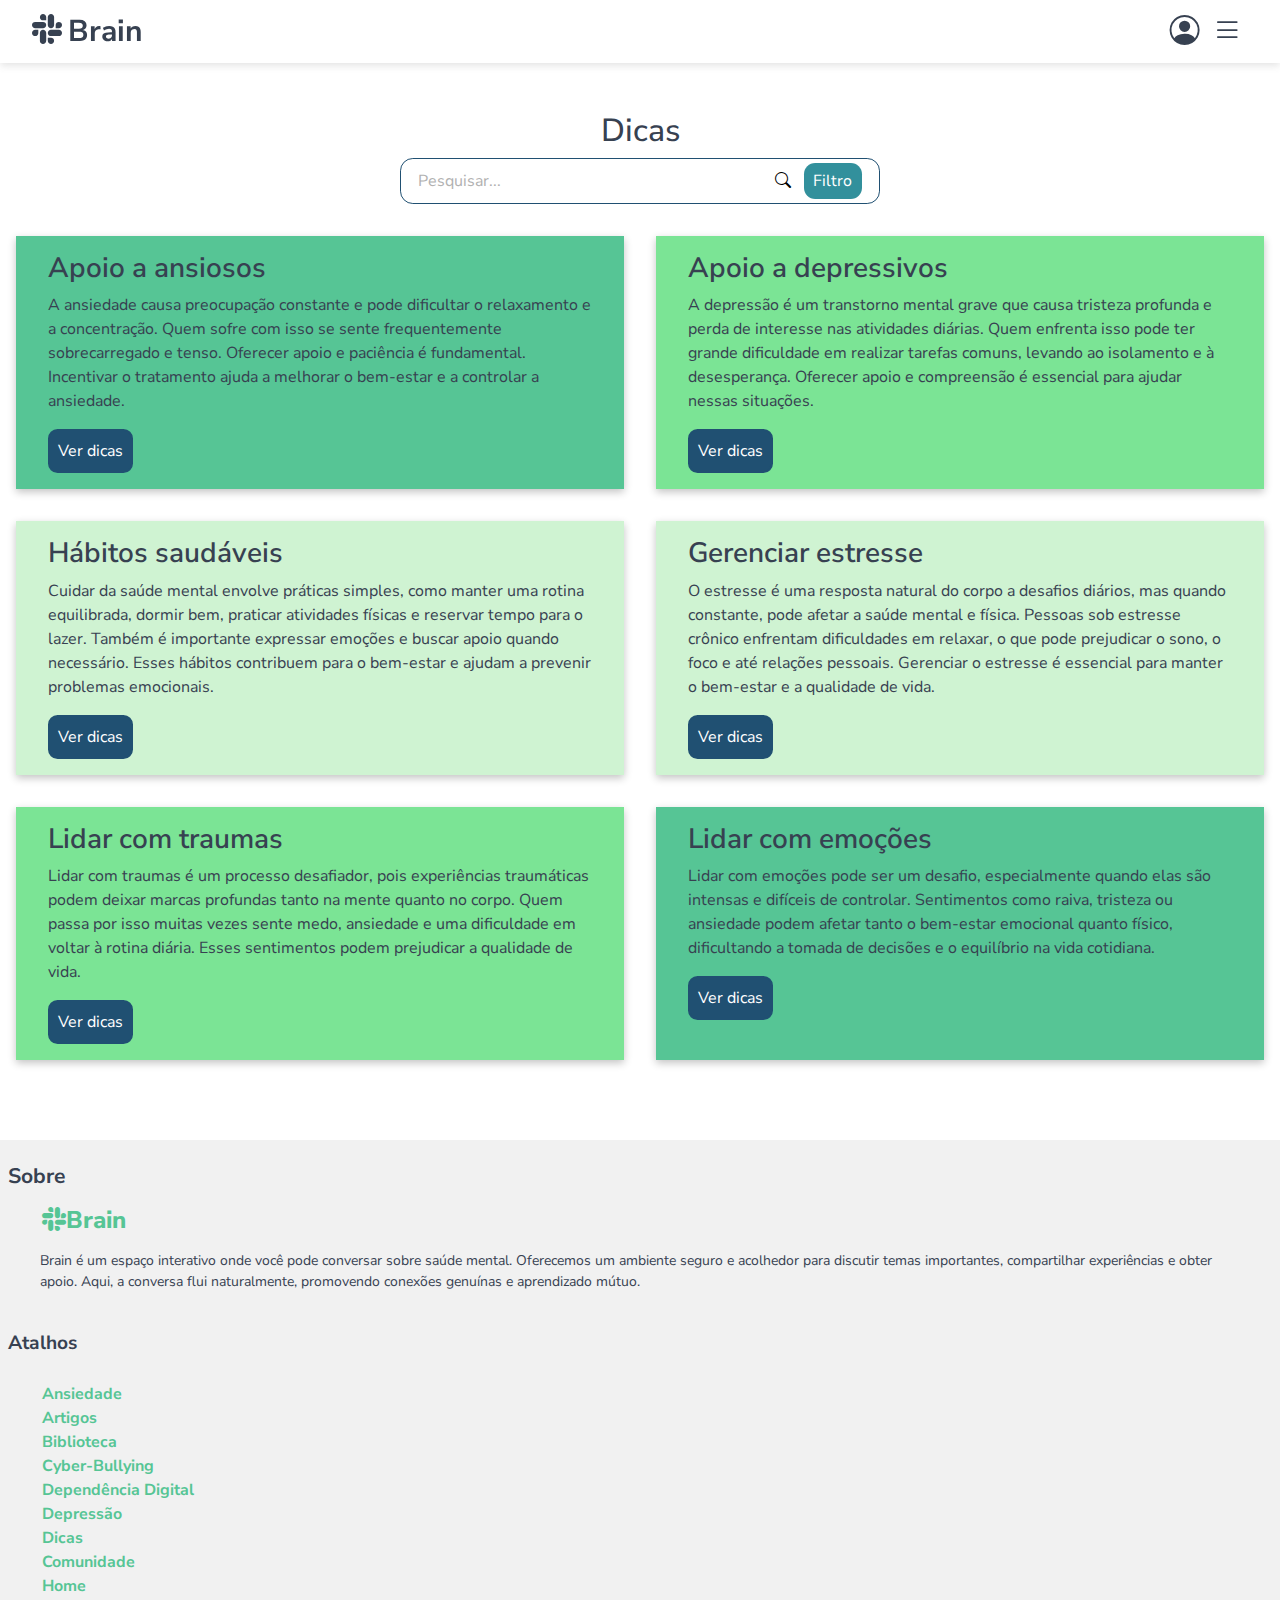
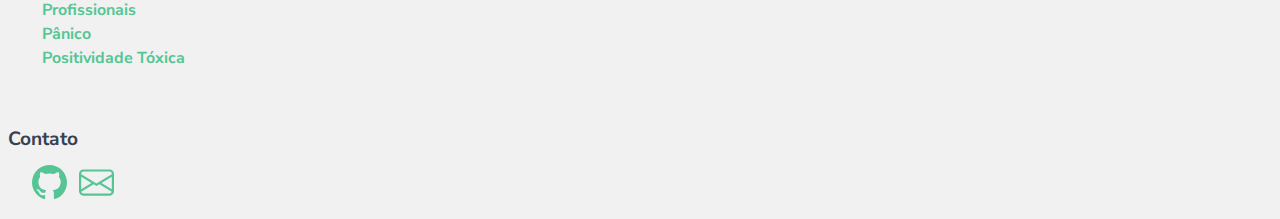
<file: dicas.html>
<!DOCTYPE html>
<html lang="pt-br">
<head>
    <meta charset="UTF-8">
    <meta name="viewport" content="width=device-width, initial-scale=1.0">

    <link rel="stylesheet" href="https://cdn.jsdelivr.net/npm/bootstrap-icons@1.11.3/font/bootstrap-icons.min.css">
    <link href="https://cdn.jsdelivr.net/npm/bootstrap@5.3.3/dist/css/bootstrap.min.css" rel="stylesheet" integrity="sha384-QWTKZyjpPEjISv5WaRU9OFeRpok6YctnYmDr5pNlyT2bRjXh0JMhjY6hW+ALEwIH" crossorigin="anonymous">
    <link href="https://fonts.googleapis.com/css2?family=Nunito+Sans:ital,opsz,wght@0,6..12,200..1000;1,6..12,200..1000&display=swap" rel="stylesheet">
    
    <link rel="shortcut icon" href="assets/favicon/favi.ico" type="image/x-icon">

    <link rel="stylesheet" href="css/footer.css">
    <link rel="stylesheet" href="css/menu.css">
    <link rel="stylesheet" href="css/dicas.css">

    <script src="https://cdn.jsdelivr.net/npm/bootstrap@5.3.3/dist/js/bootstrap.bundle.min.js" integrity="sha384-YvpcrYf0tY3lHB60NNkmXc5s9fDVZLESaAA55NDzOxhy9GkcIdslK1eN7N6jIeHz" crossorigin="anonymous" defer></script>
    <script src="js/user.js" defer></script>
    <script src="js/searchDicas.js" defer></script>

    <title>Brain - Dicas</title>
</head>
<body>
    
    <header>
        <a href="index.html"><h1><i class="bi bi-slack"></i>Brain</h1></a>

        <div class="container-menu">   
            <span id="user" class="user-menu"></span>
            <button class="btn" type="button" data-bs-toggle="dropdown" aria-expanded="false">
                <i class="bi bi-person-circle"></i>
            </button>
            
            <ul class="dropdown-menu" id="login-drop">
                <li><a class="dropdown-item" href="login.html">Entrar</a></li>
            </ul>
            
            <button class="btn" type="button" data-bs-toggle="dropdown" aria-expanded="false">
                <i class="bi bi-list"></i>
            </button>
            
            <ul class="dropdown-menu">
                <li><a class="dropdown-item" href="index.html">Home</a></li>
                <li><a class="dropdown-item" href="profissionais.html">Profissionais</a></li>
                <li><a class="dropdown-item" href="artigos.html">Artigos</a></li>
                <li><a class="dropdown-item" href="comunidade.html">Comunidade</a></li>
                <li><a class="dropdown-item" href="biblioteca.html">Biblioteca</a></li>
                <li><a class="dropdown-item" href="dicas.html">Dicas</a></li>
            </ul>
        </div>
    </header> 

    <main>

        <div class="dicas">
            <h2>Dicas</h2>

            <div class="search-dicas"> 
                <input type="text" id="search" placeholder="Pesquisar..." aria-label="seu CEP">
                <button id="search-btn"><i class="bi bi-search"></i></button>
                <button>Filtro</button>
            </div>
            
            <div class="container-dicas">
                <span id="error-message" class="error hidden">Aviso: Pesquisa não encontrada</span>
                <div class="dicas-content dicas-content-1">
                    <h3>Apoio a ansiosos</h3>
                        <p>A ansiedade causa preocupação constante e pode dificultar o relaxamento e a concentração. Quem sofre com isso se sente frequentemente sobrecarregado e tenso. Oferecer apoio e paciência é fundamental. Incentivar o tratamento ajuda a melhorar o bem-estar e a controlar a ansiedade.</p>
                        
                        <div class="dica">
                            <button type="button" class="a-btn" data-bs-toggle="modal" data-bs-target="#modal1">
                                Ver dicas
                            </button>
                            
                            <div class="modal fade" id="modal1" tabindex="-1" aria-labelledby="modal1Label" aria-hidden="true">
                                <div class="modal-dialog modal-xl">
                                    <div class="modal-content">
                                        <div class="modal-header">
                                            <h1 class="modal-title fs-5" id="modal1Label">Apoio a ansiosos</h1>
                                            <button type="button" class="btn-close" data-bs-dismiss="modal" aria-label="Close"></button>
                                    </div>
                                    <div class="modal-body">
                                        <span class="number-modal">1.Ouça Ativamente:</span>
                                        <p>
                                            O que fazer: Esteja presente e ouça o que a pessoa tem a dizer sem interromper ou oferecer soluções imediatas. Às vezes,
                                            apenas saber que alguém está ouvindo pode ser um grande alívio.
                                        </p>
                                        <p>
                                            Como ajudar: Mostre empatia e validação. Use frases como "Entendo como você se sente" ou "Deve ser muito difícil para você".
                                        </p>

                                        <span class="number-modal">2. Ofereça Suporte Emocional:</span>
                                        <p>
                                            O que fazer: Demonstre que você se importa e que está lá para apoiar. Evite minimizar os sentimentos da pessoa ou oferecer conselhos não 
                                            solicitados.
                                        </p>
                                        <p>
                                            Como ajudar: Ofereça palavras de encorajamento e reafirme que você está disponível para ajudar, seja conversando ou apenas estando presente.
                                        </p>

                                        <span class="number-modal">3. Mantenha a Calma:</span>
                                        <p>
                                            O que fazer: Ao interagir com alguém ansioso, mantenha uma atitude calma e equilibrada. Sua própria calma pode ajudar a 
                                            transmitir uma sensação de segurança e tranquilidade.
                                        </p>
                                        <p>
                                            Como ajudar: Evite demonstrar nervosismo ou impaciência, e mantenha uma abordagem tranquila e serena durante as conversas e interações.
                                        </p>

                                        <span class="number-modal">4. Seja Paciente e Flexível:</span>
                                        <p>
                                            O que fazer: Lembre-se de que a ansiedade pode fazer com que a pessoa tenha dificuldade em lidar com situações normais. Seja 
                                            paciente e esteja disposto a adaptar sua abordagem conforme necessário.
                                        </p>
                                        <p>
                                            Como ajudar: Dê à pessoa tempo para processar e responder, e esteja disposto a ajustar seus planos ou expectativas para 
                                            acomodar o que ela está passando.
                                        </p>

                                        <div class="modal-footer">
                                        <p>
                                            <span class="number-modal">Fonte: </span>American Psychological Association (APA) 
                                        </p>
                                        </div>
                                    </div>
                                    </div>
                                </div>
                            </div>
                        </div>
                </div>

                <div class="dicas-content dicas-content-2">
                    <h3>Apoio a depressivos</h3>
                        <p>A depressão é um transtorno mental grave que causa tristeza profunda e perda de interesse nas atividades diárias. Quem enfrenta isso pode ter grande dificuldade em realizar tarefas comuns, levando ao isolamento e à desesperança. Oferecer apoio e compreensão é essencial para ajudar nessas situações.</p>
                        
                        <div class="dica">
                            <button type="button" class="a-btn" data-bs-toggle="modal" data-bs-target="#modal2">
                                Ver dicas
                            </button>
                            
                            <div class="modal fade" id="modal2" tabindex="-1" aria-labelledby="modal2Label" aria-hidden="true">
                                <div class="modal-dialog modal-xl">
                                    <div class="modal-content">
                                        <div class="modal-header">
                                            <h1 class="modal-title fs-5" id="modal2Label">Apoio a depressivos</h1>
                                            <button type="button" class="btn-close" data-bs-dismiss="modal" aria-label="Close"></button>
                                    </div>
                                    <div class="modal-body">
                                        <span class="number-modal">1.Ouça Ativamente:</span>
                                        <p>
                                            O que fazer: Esteja presente para ouvir a pessoa sem interrupções. Não tente oferecer soluções imediatas, apenas permita que ela fale sobre 
                                            seus sentimentos.
                                        </p>
                                        <p>
                                            Como ajudar: Mostre empatia e apoio. Use frases como "Eu entendo que isso deve ser muito difícil" ou "Estou aqui para te ouvir quando precisar".
                                        </p>

                                        <span class="number-modal">2.Ofereça Suporte Emocional:</span>
                                        <p>
                                            O que fazer: Demonstre que você se importa e que está disponível. A pessoa pode não estar pronta para falar, mas saber que você está ali pode trazer conforto.
                                        </p>
                                        <p>
                                            Como ajudar: Diga que você está ao lado dela, mesmo quando as coisas parecerem difíceis. "Estou aqui para você" pode ser uma frase simples, mas poderosa.
                                        </p>

                                        <span class="number-modal">3.Ajude com Tarefas Cotidianas:</span>
                                        <p>
                                            O que fazer: Depressão pode dificultar a realização de tarefas diárias. Ofereça-se para ajudar com pequenas coisas, como fazer compras ou preparar uma refeição.
                                        </p>
                                        <p>
                                            Como ajudar: Ofereça ajuda prática. Pergunte: "Tem algo que posso fazer por você hoje?" ou "Posso te ajudar com as tarefas da casa?"
                                        </p>

                                        <span class="number-modal">4.Seja Paciente e Respeite o Espaço:</span>
                                        <p>
                                            O que fazer: Depressão pode fazer com que a pessoa se isole ou tenha dificuldades de socializar. Respeite o espaço dela, mas continue oferecendo seu apoio.
                                        </p>
                                        <p>
                                            Como ajudar: Dê tempo à pessoa para processar o que está sentindo. Não force interações, mas mantenha-se disponível: "Se precisar de mim, estarei por perto."
                                        </p>
                                        
                                        <div class="modal-footer">
                                            <p>
                                                <span class="number-modal">Fonte: </span>National Institute of Mental Health (NIMH)
                                            </p>
                                        </div>
                                    </div>
                                </div>
                            </div>
                        </div>
                    </div>
                </div>

                <div class="dicas-content dicas-content-3">
                    <h3>Hábitos saudáveis</h3>
                        <p>Cuidar da saúde mental envolve práticas simples, como manter uma rotina equilibrada, dormir bem, praticar atividades físicas e reservar tempo para o lazer. Também é importante expressar emoções e buscar apoio quando necessário. Esses hábitos contribuem para o bem-estar e ajudam a prevenir problemas emocionais.</p>
                        
                        <div class="dica">
                            <button type="button" class="a-btn artigo-button" data-bs-toggle="modal" data-bs-target="#modal3">
                                Ver dicas
                            </button>
                            
                            <div class="modal fade" id="modal3" tabindex="-1" aria-labelledby="modal3Label" aria-hidden="true">
                                <div class="modal-dialog modal-xl">
                                    <div class="modal-content">
                                        <div class="modal-header">
                                            <h1 class="modal-title fs-5" id="modal3Label">Hábitos saudáveis</h1>
                                            <button type="button" class="btn-close" data-bs-dismiss="modal" aria-label="Close"></button>
                                    </div>
                                    <div class="modal-body">
                                        <span class="number-modal">1.Estabeleça uma Rotina Diária:</span>
                                        <p>
                                            O que fazer: Manter uma rotina diária é importante para o equilíbrio mental. Isso ajuda a organizar o tempo e traz uma sensação de controle.
                                        </p>
                                        <p>
                                            Como aplicar: Defina horários para acordar, dormir e realizar atividades importantes. Pequenos rituais, como tomar café da manhã ou praticar um 
                                            hobby, ajudam a criar estabilidade.
                                        </p>

                                        <span class="number-modal">2.Pratique Atividade Física Regularmente:</span>
                                        <p>
                                            O que fazer: Exercícios físicos têm um impacto positivo direto na saúde mental, liberando endorfinas que melhoram o humor.
                                        </p>
                                        <p>
                                            Como aplicar: Encontre uma atividade que você goste, como caminhar, correr ou praticar yoga. Mesmo exercícios leves, como alongamentos, podem fazer a 
                                            diferença no dia a dia.
                                        </p>

                                        <span class="number-modal">3.Mantenha uma Alimentação Equilibrada:</span>
                                        <p>
                                            O que fazer: Uma dieta saudável afeta diretamente o cérebro e o humor. Alimentar-se de maneira equilibrada ajuda a melhorar a disposição e a concentração.
                                        </p>
                                        <p>
                                            Como aplicar: Inclua alimentos ricos em nutrientes, como frutas, vegetais, grãos integrais e proteínas. Evite o consumo excessivo de açúcar e 
                                            alimentos processados, que podem afetar negativamente o humor.
                                        </p>

                                        <span class="number-modal">4.Durma Bem:</span>
                                        <p>
                                            O que fazer: O sono de qualidade é essencial para manter a mente equilibrada. Estabelecer bons hábitos de sono pode melhorar a saúde emocional e a produtividade.
                                        </p>
                                        <p>
                                            Como aplicar: Crie um ambiente propício ao descanso. Evite eletrônicos antes de dormir e tente manter uma rotina de sono regular, 
                                            com horários consistentes para ir para a cama e acordar.
                                        </p>

                                    <div class="modal-footer">
                                        <p>
                                            <span class="number-modal">Fonte: </span>American Psychological Association (APA)
                                    </div>
                                </div>
                            </div>
                        </div>
                    </div>
                </div>
            </div>

            <div class="dicas-content dicas-content-3">
                <h3>Gerenciar estresse</h3>
                    <p>O estresse é uma resposta natural do corpo a desafios diários, mas quando constante, pode afetar a saúde mental e física. Pessoas sob estresse crônico enfrentam dificuldades em relaxar, o que pode prejudicar o sono, o foco e até relações pessoais. Gerenciar o estresse é essencial para manter o bem-estar e a qualidade de vida.</p>
                    
                    <div class="dica">
                        <button type="button" class="a-btn" data-bs-toggle="modal" data-bs-target="#modal4">
                            Ver dicas
                        </button>
                        
                        <div class="modal fade" id="modal4" tabindex="-1" aria-labelledby="modal2Label" aria-hidden="true">
                            <div class="modal-dialog modal-xl">
                                <div class="modal-content">
                                    <div class="modal-header">
                                        <h1 class="modal-title fs-5" id="modal2Label">Gerenciar estresse</h1>
                                        <button type="button" class="btn-close" data-bs-dismiss="modal" aria-label="Close"></button>
                                </div>
                                <div class="modal-body">
                                    <span class="number-modal">1.Pratique Exercícios Físicos:</span>
                                    <p>
                                        O que fazer: Incorpore atividades físicas regulares em sua rotina, como caminhar, correr ou praticar esportes. O exercício ajuda a liberar 
                                        endorfinas, que são neurotransmissores que promovem sensações de bem-estar.
                                    </p>
                                    <p>
                                        Como ajudar: Escolha uma atividade que você goste e tente mantê-la como parte da sua rotina diária. Isso não só melhora o seu humor, mas também contribui para a sua saúde geral.
                                    </p>

                                    <span class="number-modal">2.Utilize Técnicas de Relaxamento:</span>
                                    <p>
                                        O que fazer: Experimente técnicas como meditação profunda, mindfulness ou yoga para acalmar a mente e reduzir a tensão. Essas práticas podem ajudar a criar um estado de relaxamento e paz interior.
                                    </p>
                                    <p>
                                        Como ajudar: Reserve alguns minutos do seu dia para se dedicar a essas práticas. Considere usar aplicativos de meditação ou participar de aulas para aprimorar suas habilidades de relaxamento.
                                    </p>

                                    <span class="number-modal">3.Engaje-se em Hobbies:</span>
                                    <p>
                                        O que fazer: Dedique tempo a atividades que lhe tragam prazer e satisfação, como pintar, tocar um instrumento ou cozinhar. Engajar-se em hobbies pode oferecer uma pausa saudável do estresse diário.
                                    </p>
                                    <p>
                                        Como ajudar: Identifique atividades que você realmente gosta e inclua-as em sua rotina. Envolva-se plenamente nessas atividades para ajudar a reduzir a sensação de sobrecarga.
                                    </p>

                                    <span class="number-modal">4.Mantenha uma Rotina de Relaxamento:</span>
                                    <p>
                                        O que fazer: Incorpore práticas relaxantes em sua rotina diária, como ler um livro, ouvir música tranquila ou tomar um banho relaxante. Essas atividades ajudam a aliviar a tensão acumulada.
                                    </p>
                                    <p>
                                        Como ajudar: Crie um ambiente que promova o relaxamento e reserve um tempo específico para essas práticas. Isso pode contribuir significativamente para a sua capacidade de gerenciar o estresse.
                                    </p>
                                    
                                    <div class="modal-footer">
                                        <p>
                                            <span class="number-modal">Fonte: </span>National Institute of Mental Health (NIMH)
                                        </p>
                                    </div>
                                </div>
                            </div>
                        </div>
                    </div>
                </div>
            </div>

            <div class="dicas-content dicas-content-2">
                <h3>Lidar com traumas</h3>
                    <p>Lidar com traumas é um processo desafiador, pois experiências traumáticas podem deixar marcas profundas tanto na mente quanto no corpo. Quem passa por isso muitas vezes sente medo, ansiedade e uma dificuldade em voltar à rotina diária. Esses sentimentos podem prejudicar a qualidade de vida.</p>
                    
                    <div class="dica">
                        <button type="button" class="a-btn" data-bs-toggle="modal" data-bs-target="#modal5">
                            Ver dicas
                        </button>
                        
                        <div class="modal fade" id="modal5" tabindex="-1" aria-labelledby="modal2Label" aria-hidden="true">
                            <div class="modal-dialog modal-xl">
                                <div class="modal-content">
                                    <div class="modal-header">
                                        <h1 class="modal-title fs-5" id="modal2Label">Lidar com traumas</h1>
                                        <button type="button" class="btn-close" data-bs-dismiss="modal" aria-label="Close"></button>
                                </div>
                                <div class="modal-body">
                                    <span class="number-modal">1.Trauma de abuso:</span>
                                    <p>
                                        Como tratar: Psicólogos e terapeutas especializados em trauma podem ajudar a processar e lidar com as experiências de abuso. Terapias como a Terapia Cognitivo Comportamental (TCC) e a Terapia de Exposição são frequentemente usadas para tratar traumas.
                                    </p>
                                    <p>
                                        Como ajudar: Participar de grupos de apoio com outras pessoas que passaram por experiências semelhantes pode oferecer validação, empatia e um senso de comunidade.
                                    </p>

                                    <span class="number-modal">2.Trauma de Negligência:</span>
                                    <p>
                                        Como tratar: Especialistas em trauma podem usar abordagens específicas para tratar os efeitos da negligência.
                                    </p>
                                    <p>
                                        Como ajudar: Práticas como a meditação e a respiração profunda podem ajudar a reduzir a ansiedade e a aumentar a consciência do momento presente.
                                    </p>

                                    <span class="number-modal">3.Trauma de Acidentes e Catástrofes:</span>
                                    <p>
                                        Como tratar: Depressão pode dificultar a realização de tarefas diárias. Ofereça-se para ajudar com pequenas coisas, como fazer compras ou preparar uma refeição.
                                    </p>
                                    <p>
                                        Como ajudar: Criar e manter uma rotina diária pode ajudar a trazer uma sensação de normalidade e controle.
                                    </p>

                                    <span class="number-modal">4.Trauma de Perda e Luto:</span>
                                    <p>   
                                        Como tratar: Psicólogos e terapeutas especializados em luto podem ajudar a processar a perda e desenvolver estratégias para lidar com a dor.
                                    </p>
                                    <p>
                                        Como ajudar: Reconheça e aceite as emoções que surgem, sejam elas tristeza, raiva, culpa ou confusão. Todas essas reações são partes normais do processo de luto.
                                    </p>
                                    
                                    <div class="modal-footer">
                                        <p>
                                            <span class="number-modal">Fonte: </span>National Institute of Mental Health (NIMH)
                                    </div>
                                </div>
                            </div>
                        </div>
                    </div>
                </div>
            </div>

            <div class="dicas-content dicas-content-1">
                <h3>Lidar com emoções</h3>
                    <p>Lidar com emoções pode ser um desafio, especialmente quando elas são intensas e difíceis de controlar. Sentimentos como raiva, tristeza ou ansiedade podem afetar tanto o bem-estar emocional quanto físico, dificultando a tomada de decisões e o equilíbrio na vida cotidiana.</p>
                    
                    <div class="dica">
                        <button type="button" class="a-btn" data-bs-toggle="modal" data-bs-target="#modal6">
                            Ver dicas
                        </button>
                        
                        <div class="modal fade" id="modal6" tabindex="-1" aria-labelledby="modal2Label" aria-hidden="true">
                            <div class="modal-dialog modal-xl">
                                <div class="modal-content">
                                    <div class="modal-header">
                                        <h1 class="modal-title fs-5" id="modal2Label">Lidar com emoções</h1>
                                        <button type="button" class="btn-close" data-bs-dismiss="modal" aria-label="Close"></button>
                                </div>
                                <div class="modal-body">
                                    <span class="number-modal">1.Converse com Alguém de Confiança:</span>
                                    <p>
                                        O que fazer: Abra-se com alguém em quem você confia, como um amigo, familiar ou terapeuta. Compartilhar suas preocupações e emoções pode ajudar a processá-las de forma mais eficaz e aliviar a sensação de sobrecarga emocional. 
                                    </p>
                                    <p>
                                        Como aplicar: Identifique pessoas de confiança com quem você se sinta confortável para falar sobre suas emoções. Ter um espaço seguro para expressar seus sentimentos regularmente pode ser essencial para manter o equilíbrio emocional. 
                                    </p>

                                    <span class="number-modal">2.Pratique o Autocuidado Emocional:</span>
                                    <p>
                                        O que fazer: Reserve tempo para cuidar de suas necessidades emocionais. Isso pode incluir momentos de reflexão, leitura ou meditação. Envolver-se em atividades que ajudem a acalmar sua mente é essencial para gerenciar o estresse emocional.
                                    <p>
                                        Como aplicar: Encontre práticas de autocuidado que funcionem para você e mantenha-as como parte de sua rotina. Criar um ambiente que favoreça a expressão emocional e o relaxamento ajudará a manter um equilíbrio emocional saudável.
                                    </p>

                                    <span class="number-modal">3.Estabeleça Limites Emocionais:</span>
                                    <p>
                                        O que fazer: Defina limites claros para proteger sua saúde emocional. Isso pode significar dizer “não” quando necessário e evitar situações que possam sobrecarregar você emocionalmente.
                                    </p>
                                    <p>    
                                        Como aplicar: Aprenda a reconhecer seus limites emocionais e a respeitá-los. Proteger-se de situações estressantes excessivas pode ajudar a evitar o acúmulo de emoções negativas e a manter um estado emocional mais estável.
                                    </p>

                                    <span class="number-modal">4.Pratique Atividades Artísticas:</span>
                                    <p>
                                        O que fazer: Expressar suas emoções através da arte, seja desenhando, pintando, tocando um instrumento ou escrevendo poesia, é uma maneira criativa de liberar sentimentos. A arte pode atuar como um canal não verbal para emoções complexas.
                                    </p>
                                    <p>
                                        Como aplicar: Encontre uma forma de arte que lhe atraia e faça dela uma parte regular de sua vida. Não se preocupe com o resultado final; o foco está no processo de expressão e no alívio emocional que ele proporciona.
                                    </p>
                                    
                                    <div class="modal-footer">
                                        <p>
                                            <span class="number-modal">Fonte: </span>National Institute of Mental Health (NIMH)
                                        </p>
                                    </div>
                                </div>
                            </div>
                        </div>
                    </div>
                </div>
            </div>
        </div>
    </main>


    <footer class="sobre mt-5" id="info">
        <div class="col-12 content row g-0">
                <div class="col-sm-12 col-md-12 col-lg-12 col-xl-12 col-xxl-4" id="one-item-footer">
                    <h3 class="text-xxl-center footer-h3 mr-md-3"> Sobre </h3>
                    <div class="m-3">
                        <div class="footer-img">
                        <a href="index.html" class="footer-a "><h1><i class="bi bi-slack"></i>Brain</h1></a>
                        </div>
                        <p class="mt-2">Brain é um espaço interativo onde você pode conversar sobre saúde mental. Oferecemos um ambiente seguro e acolhedor para discutir temas importantes, compartilhar experiências e obter apoio. Aqui, a conversa flui naturalmente, promovendo conexões genuínas e aprendizado mútuo.</p>   
                    </div>         
                </div>

                <div class="col-sm-12 col-md-12 col-lg-12 col-xl-12 col-xxl-4" id="two-item-footer">
                    <div class="d-grid">
                        <h3 class="text-xxl-center ml-md-3 mt-4 footer-h3 ml-md-3"> Atalhos </h3>
                        <div class="column-grid d-flex flex-wrap">
                            <div class="col-grid">
                                <ul class="footer-ul-style">
                                    <li><a href="artigos.html?artigo=ansiedade">Ansiedade</a></li>
                                    <li><a href="artigos.html">Artigos</a></li>
                                    <li><a href="biblioteca.html">Biblioteca</a></li>
                                    <li><a href="artigos.html?artigo=cyber-bullying">Cyber-Bullying</a></li>
                                    <li><a href="artigos.html?artigo=dependencia-digital">Dependência Digital</a></li>
                                    <li><a href="artigos.html?artigo=depressao">Depressão</a></li>
                                    <li><a href="dicas.html">Dicas</a></li>
                                    <li><a href="comunidade.html">Comunidade</a></li>
                                    <li><a href="index.html">Home</a></li>
                                    <li><a href="profissionais.html">Profissionais</a></li>
                                    <li><a href="artigos.html?artigo=panico">Pânico</a></li>
                                    <li><a href="artigos.html?artigo=positividade-toxica">Positividade Tóxica</a></li>
                                    
                                </ul>
                            </div>
                        </div>
                    </div>
                </div>
                <div class="col-12 col-lg-4" id="tree-item-footer">
                    <div class=" flex-column col-sm-12 col-md-12 col-lg-2 ">
                        <details class="footer-details mt-3">
                            <summary><h3>Contato</h3></summary>
                                <ul class="footer-ul-style m0">
                                    <li><a href="">Fale conosco</a></li>
                                    <li><a href="">Chat</a></li>
                                    <li><a href="">Email</a></li>
                                </ul>
                        </details>
                        <div class="social-icons-footer m0">
                            <a href="https://github.com/Hugodelelis" target="_blank"><svg xmlns="http://www.w3.org/2000/svg" width="35" height="35" fill="currentColor" class="bi bi-github" viewBox="0 0 16 16">
                                <path d="M8 0C3.58 0 0 3.58 0 8c0 3.54 2.29 6.53 5.47 7.59.4.07.55-.17.55-.38 0-.19-.01-.82-.01-1.49-2.01.37-2.53-.49-2.69-.94-.09-.23-.48-.94-.82-1.13-.28-.15-.68-.52-.01-.53.63-.01 1.08.58 1.23.82.72 1.21 1.87.87 2.33.66.07-.52.28-.87.51-1.07-1.78-.2-3.64-.89-3.64-3.95 0-.87.31-1.59.82-2.15-.08-.2-.36-1.02.08-2.12 0 0 .67-.21 2.2.82.64-.18 1.32-.27 2-.27s1.36.09 2 .27c1.53-1.04 2.2-.82 2.2-.82.44 1.1.16 1.92.08 2.12.51.56.82 1.27.82 2.15 0 3.07-1.87 3.75-3.65 3.95.29.25.54.73.54 1.48 0 1.07-.01 1.93-.01 2.2 0 .21.15.46.55.38A8.01 8.01 0 0 0 16 8c0-4.42-3.58-8-8-8"/>
                            </svg></a>
                            <a href="#"><svg xmlns="http://www.w3.org/2000/svg" width="35" height="35" fill="currentColor" class="bi bi-envelope" viewBox="0 0 16 16">
                                    <path d="M0 4a2 2 0 0 1 2-2h12a2 2 0 0 1 2 2v8a2 2 0 0 1-2 2H2a2 2 0 0 1-2-2zm2-1a1 1 0 0 0-1 1v.217l7 4.2 7-4.2V4a1 1 0 0 0-1-1zm13 2.383-4.708 2.825L15 11.105zm-.034 6.876-5.64-3.471L8 9.583l-1.326-.795-5.64 3.47A1 1 0 0 0 2 13h12a1 1 0 0 0 .966-.741M1 11.105l4.708-2.897L1 5.383z"/>
                            </svg></a>
                        </div>
                    </div>
                </div>
            </div>
    </footer>

</body>
</file>
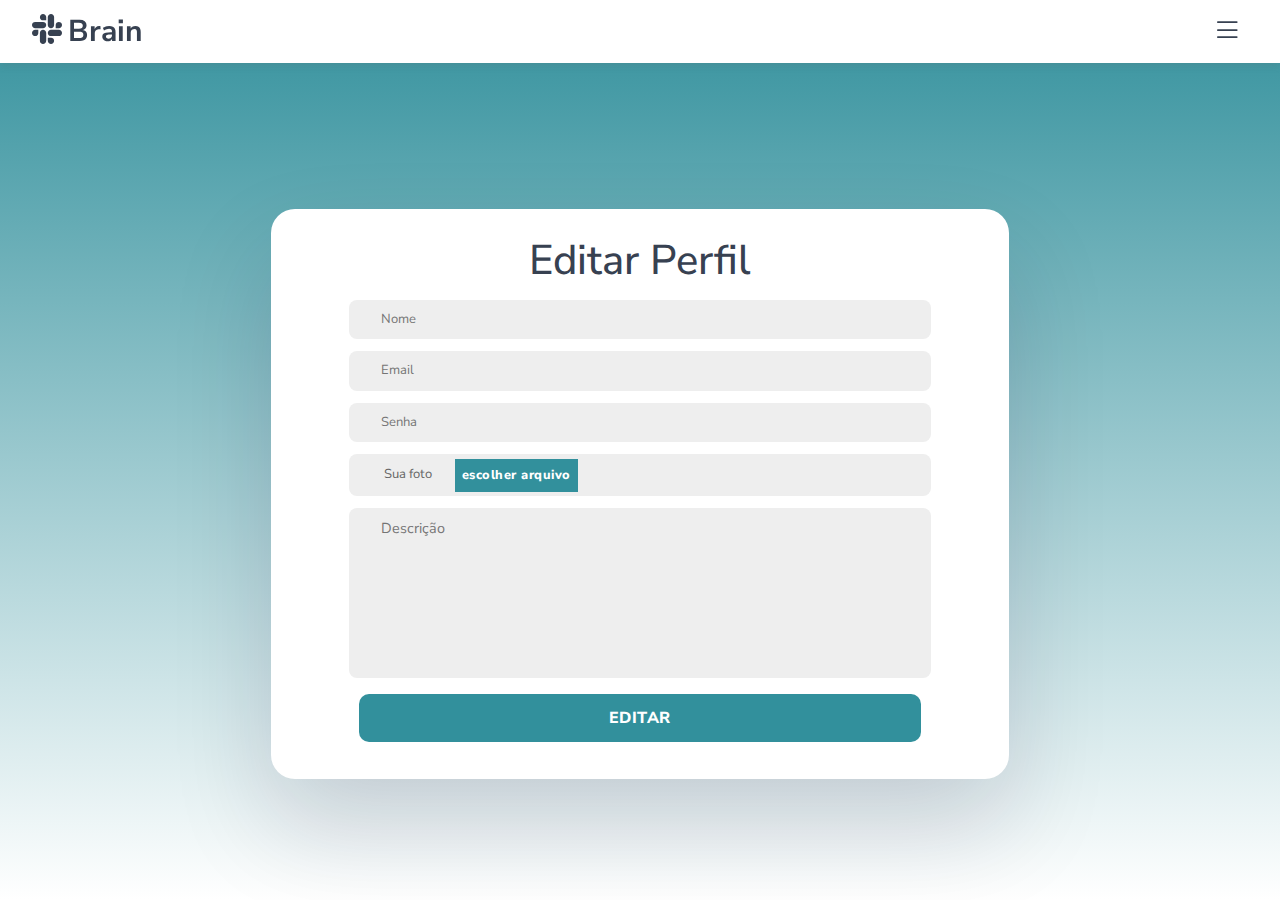
<file: editar.html>
<!DOCTYPE html>
<html lang="pt-br">
<head>
    <meta charset="UTF-8">
    <meta name="viewport" content="width=device-width, initial-scale=1.0">

    <link rel="stylesheet" href="https://cdn.jsdelivr.net/npm/bootstrap-icons@1.11.3/font/bootstrap-icons.min.css">
    <link href="https://cdn.jsdelivr.net/npm/bootstrap@5.3.3/dist/css/bootstrap.min.css" rel="stylesheet" integrity="sha384-QWTKZyjpPEjISv5WaRU9OFeRpok6YctnYmDr5pNlyT2bRjXh0JMhjY6hW+ALEwIH" crossorigin="anonymous">
    <link href="https://fonts.googleapis.com/css2?family=Nunito+Sans:ital,opsz,wght@0,6..12,200..1000;1,6..12,200..1000&display=swap" rel="stylesheet">
    <link rel="shortcut icon" href="assets/favicon/favi.ico" type="image/x-icon">
    <link rel="stylesheet" href="https://cdnjs.cloudflare.com/ajax/libs/font-awesome/6.5.2/css/all.min.css">

    <link rel="stylesheet" href="css/menu.css">
    <link rel="stylesheet" href="css/login.css">

    <script src="https://cdn.jsdelivr.net/npm/bootstrap@5.3.3/dist/js/bootstrap.bundle.min.js" integrity="sha384-YvpcrYf0tY3lHB60NNkmXc5s9fDVZLESaAA55NDzOxhy9GkcIdslK1eN7N6jIeHz" crossorigin="anonymous" defer></script>
    <script src="js/login.js" defer></script>
    
    <title>Brain - Editar Perfil</title>
</head>
<body>
    <header>
        <a href="index.html"><h1><i class="bi bi-slack"></i>Brain</h1></a>
        
        <div class="container-menu">

            <button class="btn" type="button" data-bs-toggle="dropdown" aria-expanded="false">
                <i class="bi bi-list"></i>
            </button>

            <div class="dropdown">
                <ul class="dropdown-menu">
                    <a class="dropdown-item" type="button" href="index.html">Home</a>
                    <a class="dropdown-item" type="button" href="profissionais.html">Profissionais</a>
                    <a class="dropdown-item" type="button" href="artigos.html">Artigos</a>
                    <a class="dropdown-item" type="button" href="comunidade.html">Chat</a>
                    <a class="dropdown-item" type="button" href="biblioteca.html">Biblioteca</a>
                    <a class="dropdown-item" type="button" href="dicas.html">Dicas</a>
                </ul>
            </div>
        </div>
    </header>

    <main>
        <section class="col-11 col-sm-11 col-md-9 col-lg-7 col-xxl-7 ">
            <div class="container container-style container-login d-flex" id="login-container">
                    <div class="sign-in form-container col-11">
                        <form id="form" class="col-11 col-xxl-7">
                            <h1 id="title">Editar Perfil</h1>
                            <div class="form-style">
                                <input type="text" placeholder="Nome" id="login">
                                <input type="email" placeholder="Email" id="password">
                                <input type="password" placeholder="Senha" id="password">

                                <div class="file-upload">
                                    <label for="file-input" class="custom-file-label">
                                    <span id="file-name">Sua foto</span>
                                    <button type="button" class="upload-btn">Escolher arquivo</button>
                                    </label>
                                    
                                    <input type="file" id="file-input" class="file-input">
                                </div>

                                <textarea class="" placeholder="Descrição" rows="5"></textarea>

                                <button id="btnlogin">Editar</button>
                            </div>
                        </form>
                    </div>
            </div>
        </section>
    </main>

    <script>
        document.querySelectorAll(".upload-btn").forEach(button => {
            button.addEventListener("click", () => {
                const fileInput = button.closest(".file-upload").querySelector(".file-input");
                fileInput.click();
            });
        });

       
    document.querySelectorAll(".file-input").forEach(input => {
        input.addEventListener("change", () => {
            const fileName = input.files[0] ? input.files[0].name : "Escolher arquivo";
            input.closest(".file-upload").querySelector("#file-name").textContent = fileName;
        });
    });


    </script>
    
</body>
</html>
</file>
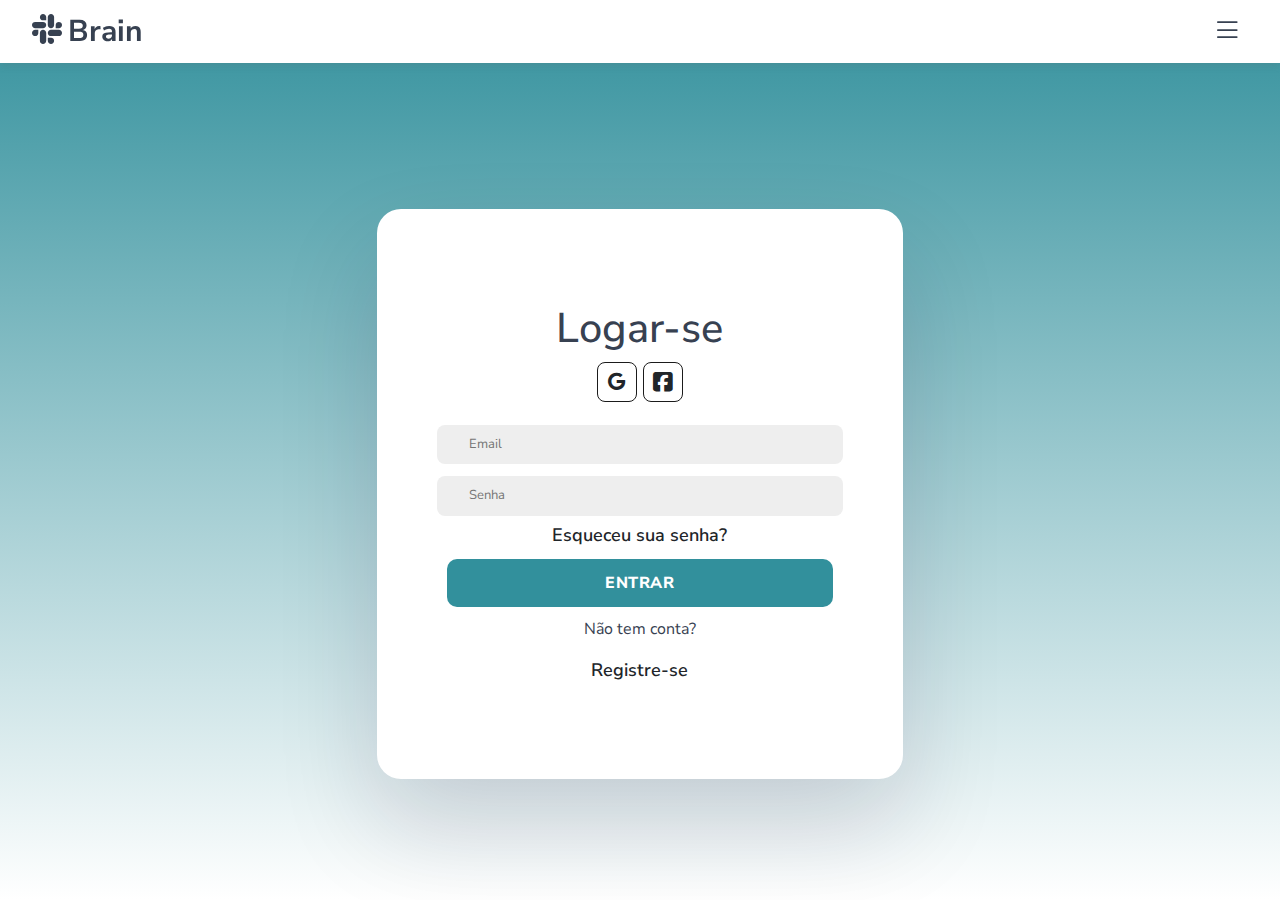
<file: login.html>
<!DOCTYPE html>
<html lang="pt-br">
<head>
    <meta charset="UTF-8">
    <meta name="viewport" content="width=device-width, initial-scale=1.0">

    <link rel="stylesheet" href="https://cdn.jsdelivr.net/npm/bootstrap-icons@1.11.3/font/bootstrap-icons.min.css">
    <link href="https://cdn.jsdelivr.net/npm/bootstrap@5.3.3/dist/css/bootstrap.min.css" rel="stylesheet" integrity="sha384-QWTKZyjpPEjISv5WaRU9OFeRpok6YctnYmDr5pNlyT2bRjXh0JMhjY6hW+ALEwIH" crossorigin="anonymous">
    <link href="https://fonts.googleapis.com/css2?family=Nunito+Sans:ital,opsz,wght@0,6..12,200..1000;1,6..12,200..1000&display=swap" rel="stylesheet">
    <link rel="shortcut icon" href="assets/favicon/favi.ico" type="image/x-icon">
    <link rel="stylesheet" href="https://cdnjs.cloudflare.com/ajax/libs/font-awesome/6.5.2/css/all.min.css">

    <link rel="stylesheet" href="css/menu.css">
    <link rel="stylesheet" href="css/login.css">

    <script src="https://cdn.jsdelivr.net/npm/bootstrap@5.3.3/dist/js/bootstrap.bundle.min.js" integrity="sha384-YvpcrYf0tY3lHB60NNkmXc5s9fDVZLESaAA55NDzOxhy9GkcIdslK1eN7N6jIeHz" crossorigin="anonymous" defer></script>
    <script src="js/login.js" defer></script>
    
    <title>Brain - Login</title>
</head>
<body>
    <header>
        <a href="index.html"><h1><i class="bi bi-slack"></i>Brain</h1></a>
        
        <div class="container-menu">

            <button class="btn" type="button" data-bs-toggle="dropdown" aria-expanded="false">
                <i class="bi bi-list"></i>
            </button>

            <div class="dropdown">
                <ul class="dropdown-menu">
                    <a class="dropdown-item" type="button" href="index.html">Home</a>
                    <a class="dropdown-item" type="button" href="profissionais.html">Profissionais</a>
                    <a class="dropdown-item" type="button" href="artigos.html">Artigos</a>
                    <a class="dropdown-item" type="button" href="comunidade.html">Comunidade</a>
                    <a class="dropdown-item" type="button" href="biblioteca.html">Biblioteca</a>
                    <a class="dropdown-item" type="button" href="dicas.html">Dicas</a>
                </ul>
            </div>
        </div>
    </header>
        <main>
            <section class="col-11 col-sm-10 col-md-6 col-lg-5 col-xxl-5 ">
                <div class="container container-style container-login d-flex" id="login-container">
                        <div class="sign-in form-container col-11">
                            <form id="form" class="col-11 col-xxl-7">
                                <h1 id="title">Logar-se</h1>

                                <div class="social-icons m-1">
                                    <a href="#" class="icon btn btn-outline-dark"> 
                                        <i class="fab fa-google" title="Login Google"></i> 
                                    </a>
                                    <a href="#" class="icon btn btn-outline-dark"> 
                                        <i class="fa-brands fa-square-facebook fa-lg" title="Login Facebook"></i> 
                                    </a>
                                </div>
                                
                                <div class="form-style">
                                    <input type="email" placeholder="Email" id="login">
                                    <input type="password" placeholder="Senha" id="password">
                                    
                                    <a href="request.html" class="a-btn" type="button" target="_parent">  
                                    Esqueceu sua senha?
                                    </a>
                                    <button id="btnlogin">Entrar</button>
                                    
                                    <p>Não tem conta?</p>
                                    <a href="register.html" id="show-register" class="a-btn" type="button" target="_parent">Registre-se</a>
                                </div>
                        </form>
                    </div>
                </div>
        </section>
    </main>
</body>
</html>
</file>
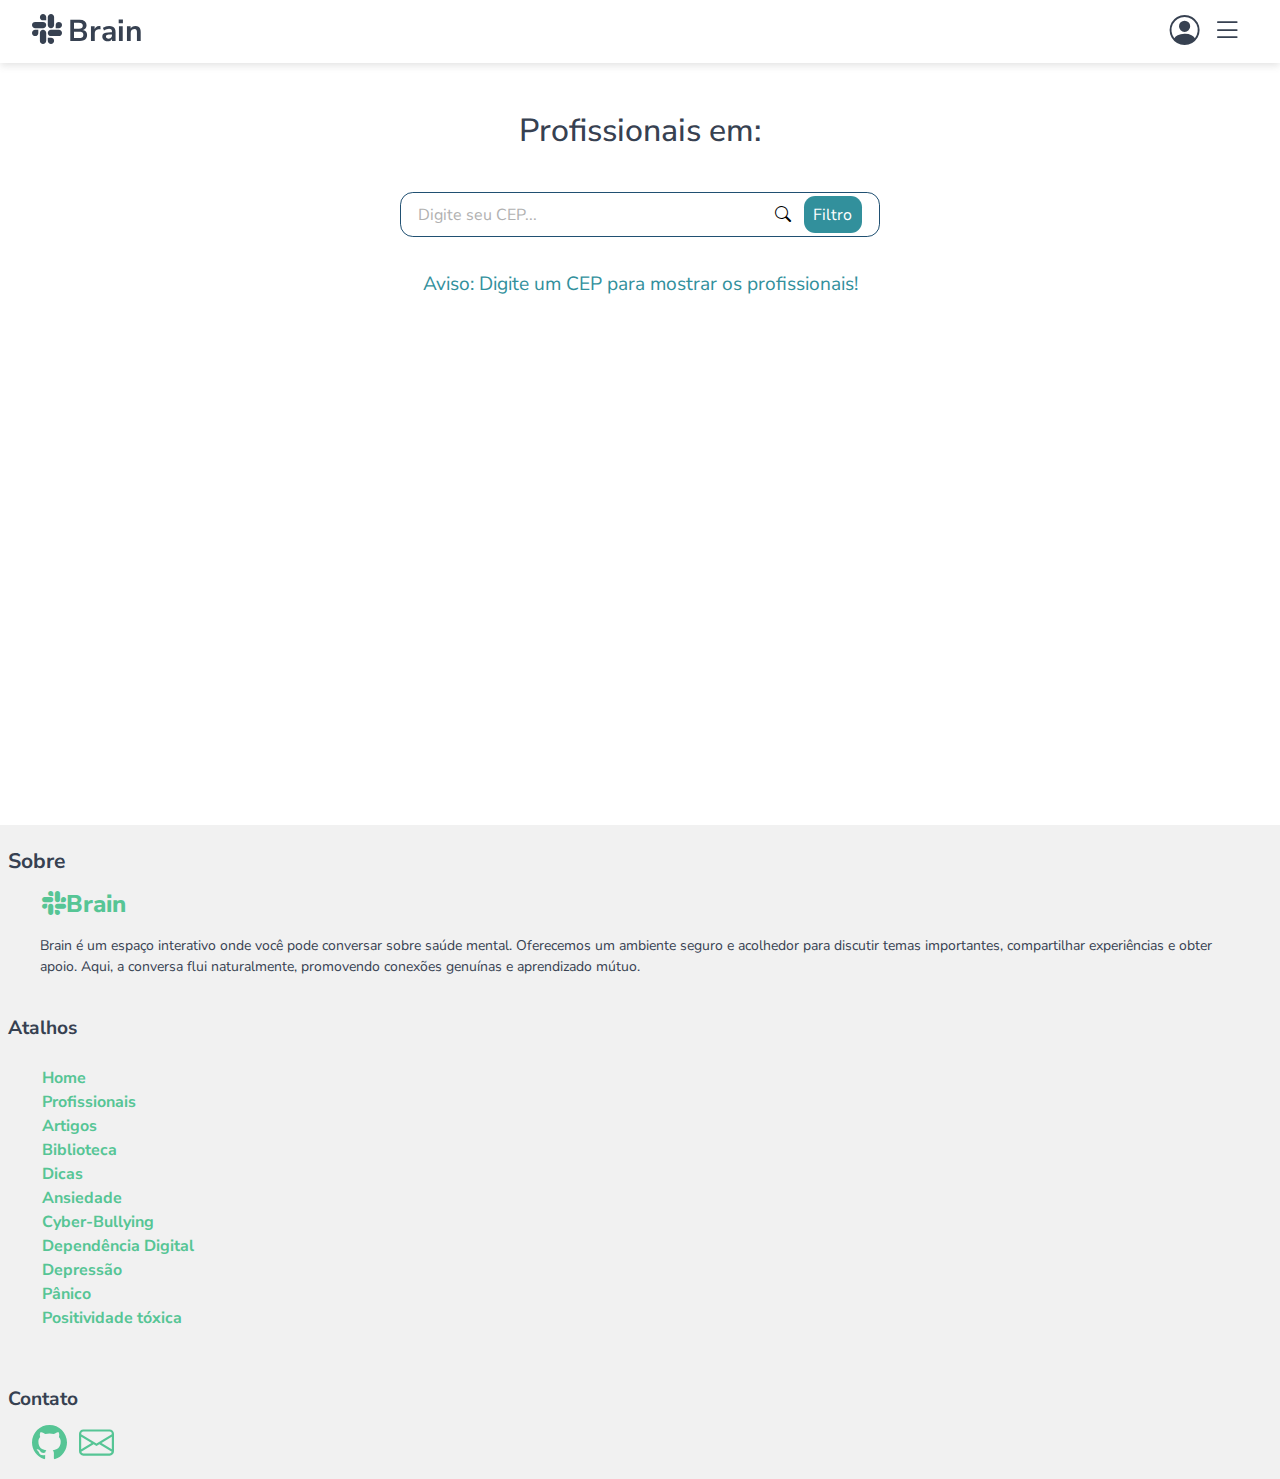
<file: profissionais.html>
<!DOCTYPE html>
<html lang="pt-br">
<head>
    <meta charset="UTF-8">
    <meta name="viewport" content="width=device-width, initial-scale=1.0">

    <link rel="stylesheet" href="https://cdn.jsdelivr.net/npm/bootstrap-icons@1.11.3/font/bootstrap-icons.min.css">
    <link href="https://cdn.jsdelivr.net/npm/bootstrap@5.3.3/dist/css/bootstrap.min.css" rel="stylesheet" integrity="sha384-QWTKZyjpPEjISv5WaRU9OFeRpok6YctnYmDr5pNlyT2bRjXh0JMhjY6hW+ALEwIH" crossorigin="anonymous">
    <link href="https://fonts.googleapis.com/css2?family=Nunito+Sans:ital,opsz,wght@0,6..12,200..1000;1,6..12,200..1000&display=swap" rel="stylesheet">
    
    <link rel="shortcut icon" href="assets/favicon/favi.ico" type="image/x-icon">

    <link rel="stylesheet" href="css/menu.css">
    <link rel="stylesheet" href="css/footer.css">
    <link rel="stylesheet" href="css/profissionais.css">
    
    <script src="js/profissional.js" defer></script>
    <script src="js/mask.js" defer></script>
    <script src="js/user.js" defer></script>
    <link rel="stylesheet" href="https://cdnjs.cloudflare.com/ajax/libs/animate.css/4.1.1/animate.min.css" />
    <script src="https://cdn.jsdelivr.net/npm/bootstrap@5.3.3/dist/js/bootstrap.bundle.min.js" integrity="sha384-YvpcrYf0tY3lHB60NNkmXc5s9fDVZLESaAA55NDzOxhy9GkcIdslK1eN7N6jIeHz" crossorigin="anonymous" defer></script>

    <title>Brain - Profissionais</title>
</head>
<body>
        <header>
            <a href="index.html"><h1><i class="bi bi-slack"></i>Brain</h1></a>

            <div class="container-menu">   
                <span id="user" class="user-menu"></span>
                <button class="btn" type="button" data-bs-toggle="dropdown" aria-expanded="false">
                    <i class="bi bi-person-circle"></i>
                </button>
                
                <ul class="dropdown-menu" id="login-drop">
                    <li><a class="dropdown-item" href="login.html">Entrar</a></li>
                </ul>
                
                <button class="btn" type="button" data-bs-toggle="dropdown" aria-expanded="false">
                    <i class="bi bi-list"></i>
                </button>
                
                <ul class="dropdown-menu">
                    <li><a class="dropdown-item" href="index.html">Home</a></li>
                    <li><a class="dropdown-item" href="profissionais.html">Profissionais</a></li>
                    <li><a class="dropdown-item" href="artigos.html">Artigos</a></li>
                    <li><a class="dropdown-item" href="comunidade.html">Comunidade</a></li>
                    <li><a class="dropdown-item" href="biblioteca.html">Biblioteca</a></li>
                <li><a class="dropdown-item" href="dicas.html">Dicas</a></li>
            </ul>
        </div>
    </header> 

    <main>
        <div class="controls">
            <h2>Profissionais em:</h2>
            <span class="city"></span>

            <div class="search-prof"> 
                <input type="text" id="search" placeholder="Digite seu CEP..." aria-label="seu CEP" maxlength="9" minlength="9">
                <button id="search-btn"><i class="bi bi-search"></i></button>
                <button>Filtro</button>
            </div>
            
        </div>

        <div class="professionals">
            
        </div>
    </main>

    <footer class="sobre" id="info">
        <div class="col-12 content row g-0">
                <div class="col-sm-12 col-md-12 col-lg-12 col-xl-12 col-xxl-4" id="one-item-footer">
                    <h3 class="text-xxl-center footer-h3 mr-md-3"> Sobre </h3>
                    <div class="m-3">
                        <div class="footer-img">
                        <a href="index.html" class="footer-a "><h1><i class="bi bi-slack"></i>Brain</h1></a>
                        </div>
                        <p class="mt-2">Brain é um espaço interativo onde você pode conversar sobre saúde mental. Oferecemos um ambiente seguro e acolhedor para discutir temas importantes, compartilhar experiências e obter apoio. Aqui, a conversa flui naturalmente, promovendo conexões genuínas e aprendizado mútuo.</p>   
                    </div>         
                </div>

                <div class="col-sm-12 col-md-12 col-lg-12 col-xl-12 col-xxl-4" id="two-item-footer">
                    <div class="d-grid">
                        <h3 class="text-xxl-center ml-md-3 mt-4 footer-h3"> Atalhos </h3>
                        <div class="column-grid d-flex flex-wrap">
                            <div class="col-grid">
                                <ul class="footer-ul-style">
                                    <li><a href="index.html">Home</a></li>
                                    <li><a href="index.html">Profissionais</a></li>
                                    <li><a href="artigos.html">Artigos</a></li>
                                    <li><a href="#">Biblioteca</a></li>
                                    <li><a href="dicas.html">Dicas</a></li>
                                    <li><a href="#">Ansiedade</a></li>
                                    <li><a href="#">Cyber-Bullying</a></li>
                                    <li><a href="#">Dependência Digital</a></li>
                                    <li><a href="#">Depressão</a></li>
                                    <li><a href="#">Pânico</a></li>
                                    <li><a href="#">Positividade tóxica</a></li>
                                </ul>
                            </div>
                        </div>
                    </div>
                </div>
                <div class="col-12 col-lg-4" id="tree-item-footer">
                    <div class="flex-column col-sm-12 col-md-12 col-lg-2 ">
                        <details class="footer-details mt-3">
                            <summary><h3>Contato</h3></summary>
                                <ul class="footer-ul-style m0">
                                    <li><a href="">Fale conosco</a></li>
                                    <li><a href="">Chat</a></li>
                                    <li><a href="">Email</a></li>
                                </ul>
                        </details>
                        <div class="social-icons-footer m0">
                            <a href="https://github.com/Hugodelelis" target="_blank"><svg xmlns="http://www.w3.org/2000/svg" width="35" height="35" fill="currentColor" class="bi bi-github" viewBox="0 0 16 16">
                                <path d="M8 0C3.58 0 0 3.58 0 8c0 3.54 2.29 6.53 5.47 7.59.4.07.55-.17.55-.38 0-.19-.01-.82-.01-1.49-2.01.37-2.53-.49-2.69-.94-.09-.23-.48-.94-.82-1.13-.28-.15-.68-.52-.01-.53.63-.01 1.08.58 1.23.82.72 1.21 1.87.87 2.33.66.07-.52.28-.87.51-1.07-1.78-.2-3.64-.89-3.64-3.95 0-.87.31-1.59.82-2.15-.08-.2-.36-1.02.08-2.12 0 0 .67-.21 2.2.82.64-.18 1.32-.27 2-.27s1.36.09 2 .27c1.53-1.04 2.2-.82 2.2-.82.44 1.1.16 1.92.08 2.12.51.56.82 1.27.82 2.15 0 3.07-1.87 3.75-3.65 3.95.29.25.54.73.54 1.48 0 1.07-.01 1.93-.01 2.2 0 .21.15.46.55.38A8.01 8.01 0 0 0 16 8c0-4.42-3.58-8-8-8"/>
                            </svg></a>
                            <a href="#"><svg xmlns="http://www.w3.org/2000/svg" width="35" height="35" fill="currentColor" class="bi bi-envelope" viewBox="0 0 16 16">
                                    <path d="M0 4a2 2 0 0 1 2-2h12a2 2 0 0 1 2 2v8a2 2 0 0 1-2 2H2a2 2 0 0 1-2-2zm2-1a1 1 0 0 0-1 1v.217l7 4.2 7-4.2V4a1 1 0 0 0-1-1zm13 2.383-4.708 2.825L15 11.105zm-.034 6.876-5.64-3.471L8 9.583l-1.326-.795-5.64 3.47A1 1 0 0 0 2 13h12a1 1 0 0 0 .966-.741M1 11.105l4.708-2.897L1 5.383z"/>
                            </svg></a>
                        </div>
                    </div>
                </div>
            </div>
    </footer>
</body>
</html>
</file>
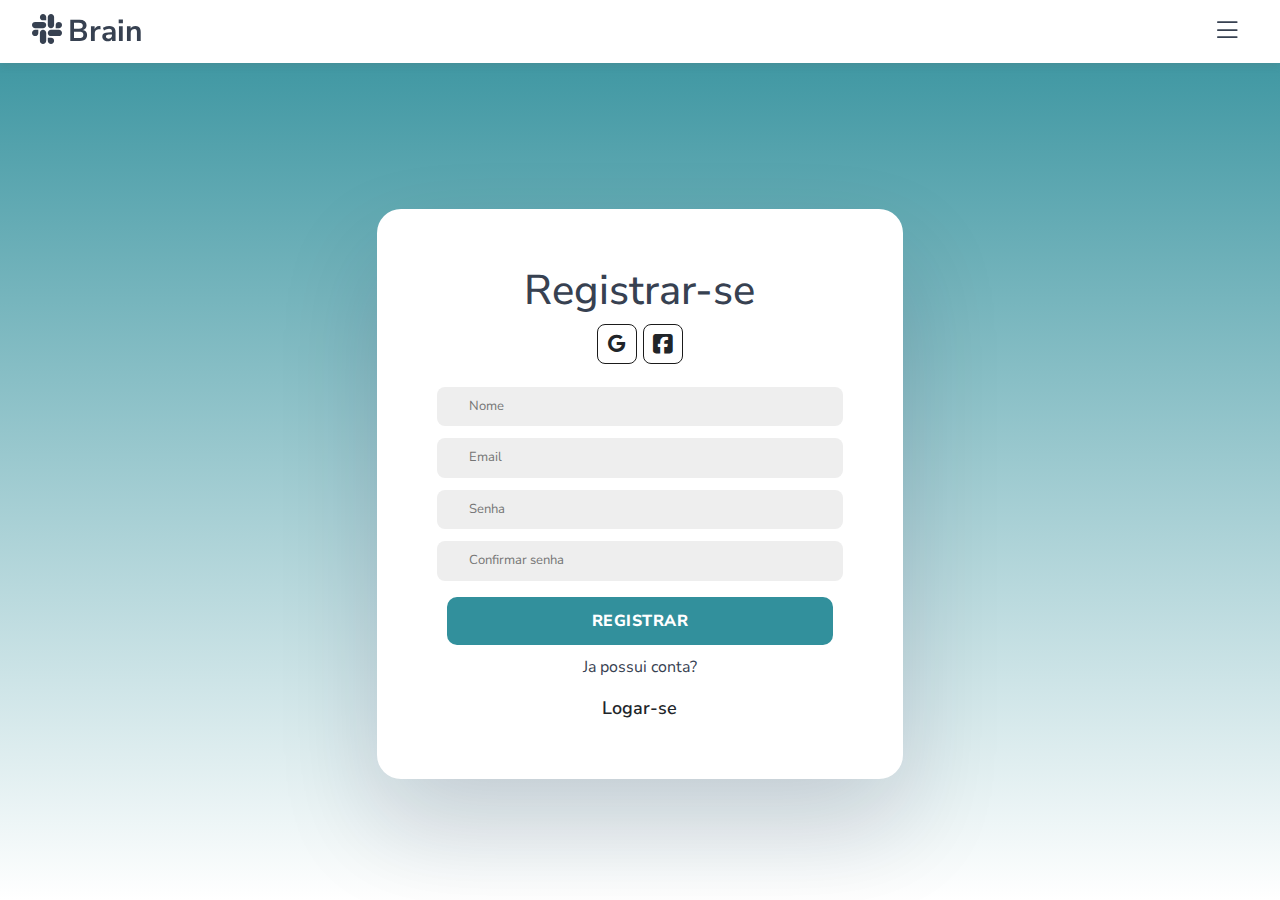
<file: register.html>
<!DOCTYPE html>
<html lang="pt-br">
<head>
    <meta charset="UTF-8">
    <meta name="viewport" content="width=device-width, initial-scale=1.0">

    <link rel="stylesheet" href="https://cdn.jsdelivr.net/npm/bootstrap-icons@1.11.3/font/bootstrap-icons.min.css">
    <link href="https://cdn.jsdelivr.net/npm/bootstrap@5.3.3/dist/css/bootstrap.min.css" rel="stylesheet" integrity="sha384-QWTKZyjpPEjISv5WaRU9OFeRpok6YctnYmDr5pNlyT2bRjXh0JMhjY6hW+ALEwIH" crossorigin="anonymous">
    <link href="https://fonts.googleapis.com/css2?family=Nunito+Sans:ital,opsz,wght@0,6..12,200..1000;1,6..12,200..1000&display=swap" rel="stylesheet">
    <link rel="shortcut icon" href="assets/favicon/favi.ico" type="image/x-icon">
    <link rel="stylesheet" href="https://cdnjs.cloudflare.com/ajax/libs/font-awesome/6.5.2/css/all.min.css">

    <link rel="stylesheet" href="css/menu.css">
    <link rel="stylesheet" href="css/login.css">

    <script src="https://cdn.jsdelivr.net/npm/bootstrap@5.3.3/dist/js/bootstrap.bundle.min.js" integrity="sha384-YvpcrYf0tY3lHB60NNkmXc5s9fDVZLESaAA55NDzOxhy9GkcIdslK1eN7N6jIeHz" crossorigin="anonymous" defer></script>
    <script src="js/register.js" defer></script>
    
    <title>Brain - Resgitre-se</title>
</head>
<body>
    <header>
        <a href="index.html"><h1><i class="bi bi-slack"></i>Brain</h1></a>
        
        <div class="container-menu">

            <button class="btn" type="button" data-bs-toggle="dropdown" aria-expanded="false">
                <i class="bi bi-list"></i>
            </button>

            <div class="dropdown">
                <ul class="dropdown-menu">
                    <a class="dropdown-item" type="button" href="index.html">Home</a>
                    <a class="dropdown-item" type="button" href="profissionais.html">Profissionais</a>
                    <a class="dropdown-item" type="button" href="artigos.html">Artigos</a>
                    <a class="dropdown-item" type="button" href="comunidade.html">Comunidade</a>
                    <a class="dropdown-item" type="button" href="biblioteca.html">Biblioteca</a>
                    <a class="dropdown-item" type="button" href="dicas.html">Dicas</a>
                </ul>
            </div>
        </div>
    </header>

    <main>
        <section class="col-11 col-sm-10 col-md-6 col-lg-5 col-xxl-5 ">
            <div class="container container-style container-register d-flex" id="register-container">
                    <div class="sign-up form-container col-11">
                        <form id="form" class="col-11 col-xxl-8">
                            <h1 id="title">Registrar-se</h1>

                            <div class="social-icons m-1">
                                <a href="#" class="icon btn btn-outline-dark"> 
                                    <i class="fab fa-google" title="Login Google"></i> 
                                </a>
                                <a href="#" class="icon btn btn-outline-dark"> 
                                    <i class="fa-brands fa-square-facebook fa-lg" title="Login Facebook"></i> 
                                </a>
                            </div>
                            
                            <div class="form-style">
                                <input type="text" placeholder="Nome" id="nomeRegister">
                                <input type="email" placeholder="Email" id="emailRegister">
                                <input type="password" placeholder="Senha" id="passwordRegister">
                                <input type="password" placeholder="Confirmar senha" id="confirmPassword">
                            
                                <button id="btnRegister">Registrar</button>
                                
                                <p>Ja possui conta?</p>
                                <a href="login.html" id="show-register" class="a-btn" type="button" target="_parent">Logar-se</a>
                            </div>
                    </form>
                </div>
            </div>
    </section>
</main>
    
</body>
</html>
</file>
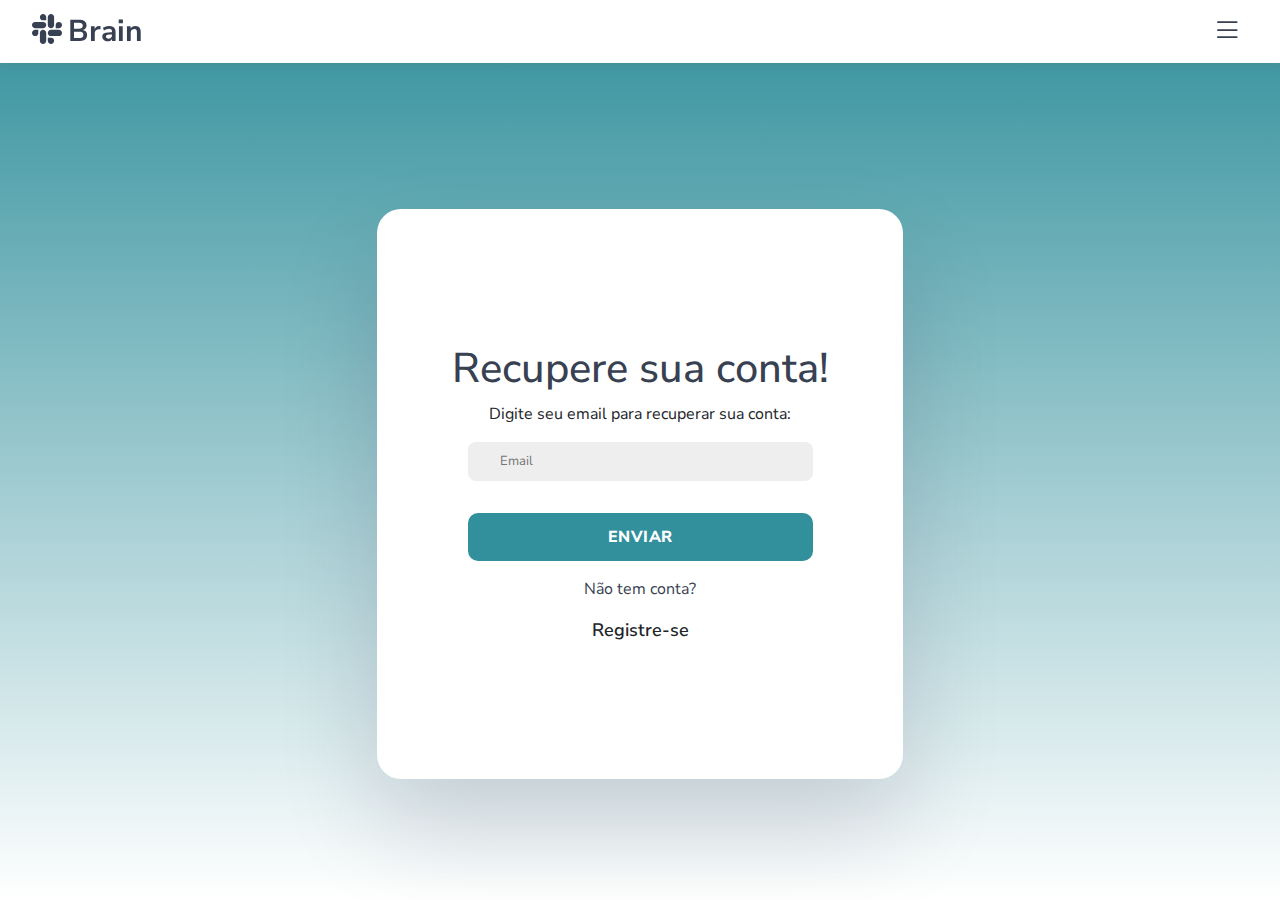
<file: request.html>
<!DOCTYPE html>
<html lang="pt-br">
<head>
    <meta charset="UTF-8">
    <meta name="viewport" content="width=device-width, initial-scale=1.0">

    <link rel="stylesheet" href="https://cdn.jsdelivr.net/npm/bootstrap-icons@1.11.3/font/bootstrap-icons.min.css">
    <link href="https://cdn.jsdelivr.net/npm/bootstrap@5.3.3/dist/css/bootstrap.min.css" rel="stylesheet" integrity="sha384-QWTKZyjpPEjISv5WaRU9OFeRpok6YctnYmDr5pNlyT2bRjXh0JMhjY6hW+ALEwIH" crossorigin="anonymous">
    <link href="https://fonts.googleapis.com/css2?family=Nunito+Sans:ital,opsz,wght@0,6..12,200..1000;1,6..12,200..1000&display=swap" rel="stylesheet">
    <link rel="shortcut icon" href="assets/favicon/favi.ico" type="image/x-icon">
    <link rel="stylesheet" href="https://cdnjs.cloudflare.com/ajax/libs/font-awesome/6.5.2/css/all.min.css">

    <link rel="stylesheet" href="css/menu.css">
    <link rel="stylesheet" href="css/login.css">

    <script src="https://cdn.jsdelivr.net/npm/bootstrap@5.3.3/dist/js/bootstrap.bundle.min.js" integrity="sha384-YvpcrYf0tY3lHB60NNkmXc5s9fDVZLESaAA55NDzOxhy9GkcIdslK1eN7N6jIeHz" crossorigin="anonymous" defer></script>
    
    <title>Brain - Login</title>
</head>
<body>
    <header>
        <a href="index.html"><h1><i class="bi bi-slack"></i>Brain</h1></a>
        
        <div class="container-menu">

            <button class="btn" type="button" data-bs-toggle="dropdown" aria-expanded="false">
                <i class="bi bi-list"></i>
            </button>

            <div class="dropdown">
                <ul class="dropdown-menu">
                    <a class="dropdown-item" type="button" href="index.html">Home</a>
                    <a class="dropdown-item" type="button" href="index.html">Profissionais</a>
                    <a class="dropdown-item" type="button" href="artigos.html">Artigos</a>
                    <a class="dropdown-item" type="button" href="comunidade.html">Comunidade</a>
                    <a class="dropdown-item" type="button" href="biblioteca.html">Biblioteca</a>
                    <a class="dropdown-item" type="button" href="dicas.html">Dicas</a>
                </ul>
            </div>
        </div>
    </header>
    <main>
        <section class="col-11 col-sm-10 col-md-6 col-lg-5 col-xxl-5 ">
            <div class="container container-style container-login d-flex" id="login-container">
                    <div class="sign-in form-container">
                        <form>
                            <h1>Recupere sua conta!</h1>
                            
                            <div class="form-style">
                                <label>Digite seu email para recuperar sua conta:</label>
                                <input class="m-3" type="email" placeholder="Email" id="emailRequest" required>         
                                <button class="m-3">ENVIAR</button>
                                
                                <p>Não tem conta?</p>
                                <a href="register.html" id="show-register" class="a-btn" type="button" target="_parent">Registre-se</a>
                            </div>
                        </form>
                    </div>
            </div>
        </section>
    </main>
    
</body>
</html>
</file>
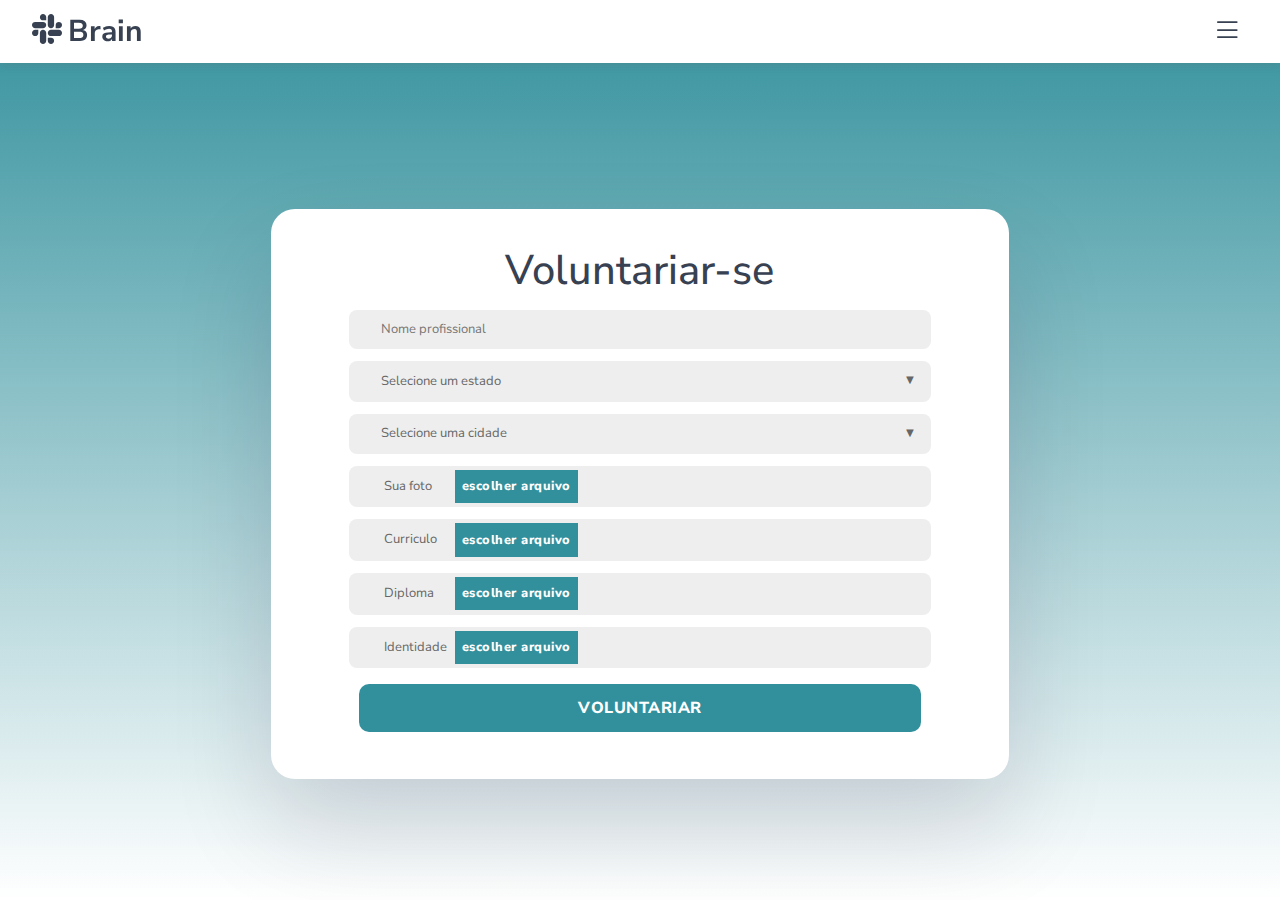
<file: voluntariar.html>
<!DOCTYPE html>
<html lang="pt-br">
<head>
    <meta charset="UTF-8">
    <meta name="viewport" content="width=device-width, initial-scale=1.0">

    <link rel="stylesheet" href="https://cdn.jsdelivr.net/npm/bootstrap-icons@1.11.3/font/bootstrap-icons.min.css">
    <link href="https://cdn.jsdelivr.net/npm/bootstrap@5.3.3/dist/css/bootstrap.min.css" rel="stylesheet" integrity="sha384-QWTKZyjpPEjISv5WaRU9OFeRpok6YctnYmDr5pNlyT2bRjXh0JMhjY6hW+ALEwIH" crossorigin="anonymous">
    <link href="https://fonts.googleapis.com/css2?family=Nunito+Sans:ital,opsz,wght@0,6..12,200..1000;1,6..12,200..1000&display=swap" rel="stylesheet">
    <link rel="shortcut icon" href="assets/favicon/favi.ico" type="image/x-icon">
    <link rel="stylesheet" href="https://cdnjs.cloudflare.com/ajax/libs/font-awesome/6.5.2/css/all.min.css">

    <link rel="stylesheet" href="css/menu.css">
    <link rel="stylesheet" href="css/login.css">

    <script src="https://cdn.jsdelivr.net/npm/bootstrap@5.3.3/dist/js/bootstrap.bundle.min.js" integrity="sha384-YvpcrYf0tY3lHB60NNkmXc5s9fDVZLESaAA55NDzOxhy9GkcIdslK1eN7N6jIeHz" crossorigin="anonymous" defer></script>
    <script src="js/login.js" defer></script>
    <script src="js/voluntariar.js" defer></script>
    
    <title>Brain - Login</title>
</head>
<body>
    <header>
        <a href="index.html"><h1><i class="bi bi-slack"></i>Brain</h1></a>
        
        <div class="container-menu">

            <button class="btn" type="button" data-bs-toggle="dropdown" aria-expanded="false">
                <i class="bi bi-list"></i>
            </button>

            <div class="dropdown">
                <ul class="dropdown-menu">
                    <a class="dropdown-item" type="button" href="index.html">Home</a>
                    <a class="dropdown-item" type="button" href="profissionais.html">Profissionais</a>
                    <a class="dropdown-item" type="button" href="artigos.html">Artigos</a>
                    <a class="dropdown-item" type="button" href="comunidade.html">Comunidade</a>
                    <a class="dropdown-item" type="button" href="biblioteca.html">Biblioteca</a>
                    <a class="dropdown-item" type="button" href="dicas.html">Dicas</a>
                </ul>
            </div>
        </div>
    </header>

    <main>
        <section class="col-11 col-sm-11 col-md-9 col-lg-7 col-xxl-7 ">
            <div class="container container-style container-login d-flex" id="login-container">
                    <div class="sign-in form-container col-11">
                        <form id="form" class="col-11 col-xxl-7">
                            <h1 id="title">Voluntariar-se</h1>
                            <div class="form-style">
                                <input type="email" placeholder="Nome profissional" id="login">

                                <div class="custom-select-container">
                                    <select name="state" id="state">
                                        <option value="" selected>Selecione um estado</option>
                                    </select>
                                </div>

                                <div class="custom-select-container">
                                    <select name="city" id="city">
                                    <option value="">Selecione uma cidade</option>

                                    
                                    </select>
                                </div>

                                <div class="file-upload">
                                    <label for="file-input" class="custom-file-label">
                                    <span id="file-name">Sua foto</span>
                                    <button type="button" class="upload-btn">Escolher arquivo</button>
                                    </label>
                                    
                                    <input type="file" id="file-input" class="file-input">
                                </div>

                                <div class="file-upload">
                                    <label for="file-input" class="custom-file-label">
                                    <span id="file-name">Curriculo</span>
                                    <button type="button" class="upload-btn">Escolher arquivo</button>
                                    </label>
                                    
                                    <input type="file" id="file-input" class="file-input">
                                </div>

                                <div class="file-upload">
                                    <label for="file-input" class="custom-file-label">
                                    <span id="file-name">Diploma</span>
                                    <button type="button" class="upload-btn">Escolher arquivo</button>
                                    </label>
                                    
                                    <input type="file" id="file-input" class="file-input">
                                </div>

                                <div class="file-upload">
                                    <label for="file-input" class="custom-file-label">
                                    <span id="file-name">Identidade</span>
                                    <button type="button" class="upload-btn">Escolher arquivo</button>
                                    </label>
                                    
                                    <input type="file" id="file-input" class="file-input">
                                </div>

                                <button id="btnlogin">Voluntariar</button>
                            </div>
                    </form>
                </div>
            </div>
    </section>
</main>
</body>
</html>
</file>
<file: css/menu.css>
:root {
    --blue: #205072;
    --blue-010: #002c53;

    --green: #32909C;
    --green-010: #56C595;
    --green-020: #7BE495;
    --green-030: #CFF3D2;

    --grey: #b1b1b1;

    --black: rgb(55 65 81);
    --white: #fff;
}

* {
    margin: 0;
    padding: 0;
    box-sizing: border-box;
    scroll-behavior: smooth;
}

body {
    font-family: "Nunito Sans", sans-serif;
}

a {
    text-decoration: none;
}

h1, h2, h3, h4 {
    color: var(--black);
}

p {
    color: var(--black);
}

header {
    background-color: var(--white);
    display: flex;
    justify-content: space-between;
    align-items: center;
    position: fixed;
    width: 100%;
    padding: 0.2em 2em;
    box-shadow: rgba(99, 99, 99, 0.2) 0px 2px 8px 0px; 
    z-index: 10;
}

.user-menu {
    font-size: 17px;
    padding: 6px;
    max-width: 180px;
    max-height: 40px;
    white-space: nowrap;        /* Impede que o texto quebre para outra linha */
    overflow: hidden;          /* Oculta o texto que ultrapassa os limites do elemento */
    text-overflow: ellipsis;
}

header h1 {
    color: var(--black);
    font-weight: bold;
    font-size: 30px;
    margin-bottom: 0;
}

header h1 .bi.bi-slack {
    margin-right: 0.2em;
}

@media(max-width: 992px) {
    header h1 {
        font-size: 22px;
    }
}

.container-menu {
    display: flex;
    justify-content: center;
    align-items: center;
    font-size: 36px;
}

.container-menu .bi.bi-person-circle {
    color: var(--black);
}

@media(max-width: 992px) {
    .container-menu .bi.bi-person-circle {
        font-size: 31px;
    }
}

.container-menu .btn .bi.bi-person-circle:hover {
    background-color: none;
}

.container-menu .btn {
    background-color: var(--white);
    color: var(--black);
    border: none;
    font-size: 30px;
    padding: 0.2em;
    transition: 0.4s all ease;
}

@media(max-width: 992px) {
    .container-menu .btn {
        font-size: 22px;
    }
}

.container-menu .btn:hover {
    background-color: rgba(0, 0, 0, 0.1);
}


.dropdown-menu {
    background-color: var(--white);
}

.dropdown-item:active{
    background-color: var(--green-030);
    color: var(--black);
}

@media(max-width: 730px) {
    header {
        padding: 0.5em;
    }
    .user-menu {
        font-size: 13px;
        padding: 1px;
        max-width: 90px;
        max-height: 40px;
    }
    
}
</file>
<file: css/footer.css>
:root {
    --blue: #205072;
    --blue-010: #002c53;

    --green: #32909C;
    --green-010: #56C595;
    --green-020: #7BE495;
    --green-030: #CFF3D2;

    --grey: #b1b1b1;
    --grey-30:#d9d9d961;

    --black: rgb(55 65 81);
    --white: #fff;
}

* {
    margin: 0;
    padding: 0;
    box-sizing: border-box;
}

body {
    font-family: "Nunito Sans", sans-serif;
}

footer {
    background-color: var(--grey-30);
    background-position: fixed;
    margin-top: 3em;
    min-height: 100%;
    display: flex;
}

.sobre {
    padding: 0 0.5em;
}

.footer-ul-style {
    margin-left: 7rem;
    padding: 0;
}

@media(max-width: 1400px) {
    .footer-ul-style {
        margin-left: 0.5rem;
        text-align: left;
        padding: 1em;
    }
}

#one-item-footer {
    text-align: left;
    color: var(--black);
    font-size: 1.1em;
}

#one-item-footer p {
    margin: 1rem;
    font-size: 14px;
}

.footer-img {
    display: flex;
    margin-left: 1em;
}

.footer-a h1 {
    align-items: center;
    font-weight: 800;
    font-size: 24px;
    color: var(--green-010);
}

.footer-a h1:hover {
    color: var(--black);
    opacity: 0.8;
    transition: ease-in 200ms;
}

.footer-a h1::after {
    color: var(--black);
    opacity: 0.8;
    transition: ease-in 200ms;
}

.footer-h3 {
    color:  var(--black);
    font-size: 1.2em;
    font-weight: 700;
    margin: 24px 0 0 0;
}


@media(max-width:992px) {
    .footer-h3{
        margin-left: 0.4em;
    }
}

.footer-ul-style li > a {
    font-size: 16px;
    text-decoration: none;
    color: var(--green-010);
    font-weight: 700;
}

.footer-ul-style li > a:hover{
    opacity: 0.8;
    color: var(--black);
    transition: ease-in 220ms;
}

.footer-ul-style li > a::after{
    opacity: 0.8;
    color: var(--black);
    transition: ease-in 220ms;
}

.footer-details {
    display: inline-block;
}

.footer-details summary{
    display: inline-flex;
    align-items: center;
    font-weight: bold;
}

.footer-details summary::after {
    content: '';
    width: 18px;
    height: 10px;
    background: url('https://uploads.sitepoint.com/wp-content/uploads/2023/10/1697699669arrow.svg') no-repeat;
    background-size: cover;
    margin-left: .75em;
    margin-bottom: 0.3em;
    transition: transform 0.2s ease-in-out; 
}

.footer-details[open] summary::after {
    transform: rotate(180deg); 
}

.footer-details summary::-webkit-details-marker {
    display: none;
}

.footer-details summary {
    color: var(--black);
    border-radius: 5px;
}

.footer-details h3 {
    font-size: 1.4em;
    color: var(--black);
    font-size: 1.2em;
    font-weight: 700;
}

.footer-details li{
    list-style: none;

}
.column-grid { 
    display: flex;
    flex-wrap: wrap;
}

.col-grid {  
    flex: 1 1 100px;
    margin: 10px;
}

.col-grid li{
    list-style: none;
}

.social-icons-footer {
    display: flex;
    top: 100px;
    margin-left: 1.1rem;
    padding-bottom: 13px;
}

@media(max-width:992px){
    .social-icons-footer{
        top: 0;
    }
}

.social-icons-footer a {
    color: var(--green-010);
    margin: 0.5em;
    font-size: 12px;
    border-radius: 20%;
    display: inline-flex;
    justify-content: center;
    align-items: center;
}

.social-icons-footer a:hover {
    transition: ease-in 200ms;
    color: var(--black);
    opacity: 0.8;

}

.social-icons-footer a::after {
    transition: ease-in 200ms;
    color: var(--black);
    opacity: 0.8;
}

#tree-item-footer {
    display: flex;
    justify-content: center;
}

@media(max-width: 1400px) {
    #tree-item-footer {
        justify-content: left;
    }
}
</file>
<file: css/home.css>
:root {
    --blue: #205072;
    --blue-010: #002c53;

    --green: #32909C;
    --green-010: #56C595;
    --green-020: #7BE495;
    --green-030: #CFF3D2;

    --grey: #b1b1b1;

    --black: rgb(55 65 81);
    --white: #fff;
}

* {
    margin: 0;
    padding: 0;
    box-sizing: border-box;
    scroll-behavior: smooth;
}

body {
    font-family: "Nunito Sans", sans-serif;
}

button {
    border: none;
}

.btn-close {
    opacity: 1;
    background-color: red;
    transition: 0.4s all ease;
}

.a-btn {
    color: var(--black);
    background-color: var(--blue);
    transition: 0.4s all ease;
    padding: 0.5em;
    border: 2px solid var(--blue);
    color: var(--white);
    border-radius: 0.6em;
}

.a-btn:hover {
    background-color: transparent;
    color: var(--blue);
    transform: scale(1.05);
}

body.modal-open {
    padding-right: 0 !important;
    overflow-y: scroll;
}

main {
    padding-top: 3.8em;
}

@media (max-width:992px) {
    main {
        padding-top: 3em;
    }
}

@media (max-width:730px) {
    main {
        padding-top: 3.95em;
    }
}

.slider-container {
    height: 36em;
    overflow: hidden;
    position: relative;
}


@media (max-width: 1200px) {
    .slider-container {
        height: 32em;
    }
}

@media (max-width: 992px) {
    .slider-container {
        height: 34em;
    }
}

@media (max-width: 730px) {
    .slider-container {
        height: 36em;
    }
}

.slides {
    display: flex;
    transition: transform 1s ease-in-out;
    height: 100%;
    width: calc(100vw * 3);
}

.slide {
    width: 100vw;
    display: grid;
    grid-template-columns: repeat(2, 1fr);
    font-size: 2rem;
    color: white;
    padding: 0.5em 1.5em;
}

.slide .content {
    font-size: 18px;
    margin-bottom: 5em;
    padding: 2em 0.5em;
    text-align: left;
}

@media (max-width: 730px) {
    .slide .content {
        padding: 1em 0.5em;
    }
}

.slide h1{
    font-weight: 700;
}

.slide img {
    margin: auto 0 auto auto;
    max-height: 15em;
    max-width: 15em;
}

#slide1 {
    background-color: var(--green-010);
}


#slide2 {
    background-color: var(--green-020);
}

#slide3 {
    background-color: var(--green-030);
}

.buttons {  
    position: absolute;
    top: 36em;
    min-width: 100%;
    display: flex;
    justify-content: center;
    align-items: center;
    gap: 1.2em;
}

.buttons button {
    background-color: transparent;
    padding: 0 0.2em;
    font-size: 2em;
    color: var(--black);
    border: none;
    transition: 0.4s all ease;
}

.buttons button:hover {
    background-color: rgba(0, 0, 0, 0.24);
    padding: 0 0.2em;
}

.navigation-dots {
    text-align: center;
    width: 100%;
    margin-bottom: 1.5;
}

.navigation-dots .dot {
    display: inline-block;
    height: 10px;
    width: 10px;
    margin: 0 5px;
    background-color: #bbb;
    border-radius: 50%;
    cursor: pointer;
}

.navigation-dots .active {
    background-color: #717171;
}

@media (max-width: 1200px) {
    .slide {
        grid-template-columns: 1fr;
    }

    .slide img {
        display: none;
    }

    .buttons {
        top: 32em;
    }
}

@media (max-width: 992px) {
    .slide {
        padding: 0.5em;
    }

    .buttons {
        top: 33em;
    }
}

@media (max-width: 730px) {
    .buttons {
        margin-top: 0.5em;
        position: inherit;
    }
}

.search-help {
    background-color: var(--white);
    box-shadow: rgba(0, 0, 0, 0.24) 0px 3px 8px;
    position: absolute;
    top: 26em;
    margin: 0 3em;
    padding: 2em;
    margin: 0 3em;
    width: 30%;
}

.search-help h2 {
    font-size: 25px;
}

.search-help button {
    background-color: transparent;
    padding: 0.4em 0.6em;
    transition: 0.4s all ease;
    border: 2px solid var(--green);
    border-radius: 0.7em;
}

.search-help button:hover {
    background-color: var(--green);
    border-radius: 1em;
    color: var(--white);
}

.search-help #search {
    border: none;
    border-bottom: 3px solid var(--green);
    margin-left: 1em;
    width: 50%;
    font-size: 16px;
}

.search-help #search:focus {
    border: none;
    outline: none;
    border-bottom: 3px solid var(--grey);
}

.search-help #search::placeholder {
    color: var(--grey);
}

@media (max-width: 1400px) {
    .search-help {
        width: 38%;
        left: 0em;
    }
}

@media (max-width: 1200px) {
    .search-help {
        width: 60%;
        left: 0em;
        top: 22em
    }
}

@media (max-width: 992px) {
    .search-help {
        width: 60%;
        left: 0em;
        top: 22em;
        margin-left: 28px;
    }
}

@media (max-width: 730px) {
    .search-help {
        width: 85%;
        padding: 2em 1em;
        top: 29em;
    }

    .search-help h2 {
        font-size: 18px;
    }
}

@media (max-width: 350px) {
    .search-help {
        top: 30em;
    }
}

.numbers {
    display: flex;
    flex-direction: column;
    justify-content: center;
    align-items: center;
    padding: 2em;
    font-weight: 600;
}

.bi.bi-telephone {
    font-size: 24px;
    margin-left: 0.3em;
}

.container-numbers {
    background-color: var(--blue);
    text-align: left;
    display: grid;
    grid-template-columns: repeat(4, 1fr); 
    grid-template-rows: 1fr; 
    padding: 3em 4em;
    max-width: 70%;
    gap: 2.5em; 
}

.container-numbers .phone h2, h3, .bi.bi-telephone {
    color: var(--white);
    font-weight: bold;
}

.container-numbers .phone p {
    color: var(--white);
}

@media (max-width: 1400px) { 
    .container-numbers {
        grid-template-columns: repeat(2, 1fr); 
    }
}

@media (max-width: 992px) {
    .container-numbers  {
        grid-template-columns: repeat(1, 1fr); 
        text-align: center;
    }
}

@media (max-width: 730px) {
    .numbers {
        padding: 1.5em;
    }

    .container-numbers {
        padding: 2em 3em;
        min-width: 90%;
    }
}

.views {
    display: flex;
    flex-direction: column;
    justify-content: center;
    align-items: center;
    padding: 1em;
    margin-bottom: 2em; 
    text-align: center;
}

.views h3 {
    color: var(--black);
}

.artigos-top {
    display: flex;
    flex-direction: column;
    justify-content: center;
    align-items: center;
    padding: 0 1em;
}

.container-artigos {
    display: grid;
    grid-template-columns: repeat(3, 1fr);
    gap: 2em;
    margin: 2em 0;
}

.container-artigos h3 {
    font-weight: 600;
}

.container-artigos h3, p {
    color: var(--black);
}

.artigo-content {
    padding: 1em 2em;
    box-shadow: rgba(0, 0, 0, 0.24) 0px 3px 8px;
}

.artigo-content-1 {
    background-color: var(--green-010);
}

.artigo-content-2 {
    background-color: var(--green-030);
}

.artigo-content-3 {
    background-color: var(--green-020);
}

.red {
    color: red;
}

.like-count {
    padding-left: 0.4em;
}

.assets-artigo button {
    background-color: transparent;
    border: none;
    padding: 0.5em;
}

.assets-artigo .bi.bi-heart-fill {
    text-align: center;
}

@media (max-width: 1200px) {
    .container-artigos {
        display: grid;
        grid-template-columns: repeat(1, 1fr);
        grid-template-rows: repeat(3, 1fr);
        gap: 2em;
        margin: 2em 0;
    }
}

.termos {
    display: flex;
    flex-direction: column;
    justify-content:center;
    align-items: center;
    padding: 3em;
    gap: 1em;
}

.termos h2 {
    color: var(--black);
    text-align: center;
}

.termos-servico {
    border-radius: 0 1em;
    padding: 1em 2em;
    background-color: var(--green-020);
    border: 1px solid var(--green-020);
    transition: 0.4s all ease;
}

.termos-servico:hover {
    background-color: transparent;
    box-shadow: none;
    border: 1px solid var(--green-020);
    color: var(--black);
}
</file>
<file: css/artigos.css>
:root {
    --blue: #205072;
    --blue-010: #002c53;

    --green: #32909C;
    --green-010: #56C595;
    --green-020: #7BE495;
    --green-030: #CFF3D2;

    --grey: #b1b1b1;

    --black: rgb(55 65 81);
    --white: #fff;
}

* {
    margin: 0;
    padding: 0;
    box-sizing: border-box;
    scroll-behavior: smooth;
}

body {
    font-family: "Nunito Sans", sans-serif;
}

button {
    border: none;
}

main {
    padding-top: 7em;
    min-height: 100vh;
}

.a-btn {
    color: var(--black);
    background-color: var(--blue);
    transition: 0.4s all ease;
    padding: 0.5em;
    border: 2px solid var(--blue);
    color: var(--white);
    border-radius: 0.6em;
}

.a-btn:hover {
    background-color: transparent;
    color: var(--blue);
    transform: scale(1.05);
}


.search-artigo {
    display: flex;
    align-items: center;
    justify-content: center;
    min-width: 30em;
}

.search-artigo button {
    background-color: transparent;
    padding: 0.4em 0.6em;
    border-radius: 0.7em;
    border: 2px solid var(--green);
    transition: 0.4s all ease;
}

.search-artigo button:hover {
    background-color: var(--green);
    color: white;
    border-radius: 1em;
}

@media(max-width:730px) {
    .search-artigo {
        min-width: 20em;
    }
}

.search-artigo #search {
    border: none;
    border-bottom: 3px solid var(--green);
    margin-left: 1em;
    width: 50%;
    font-size: 16px;
    min-width: 90%;
}

.search-artigo #search:focus {
    border: none;
    outline: none;
    border-bottom: 3px solid var(--grey);
}

.search-artigo #search::placeholder {
    color: var(--grey);
}

.artigos {
    display: flex;
    flex-direction: column;
    justify-content: center;
    align-items: center;
    padding: 0 1em;
}

.container-artigos {
    display: grid;
    grid-template-columns: repeat(3, 1fr);
    grid-template-rows: repeat(2, 1fr);
    gap: 2em;
    margin: 2em 0;
}

.container-artigos h3 {
    font-weight: 600;
}

.container-artigos h3, p {
    color: var(--black);
}

.artigo-content {
    padding: 1em 2em;
    box-shadow: rgba(0, 0, 0, 0.24) 0px 3px 8px;
}

.artigo-content-1 {
    background-color: var(--green-010);
}

.artigo-content-2 {
    background-color: var(--green-030);
}

.artigo-content-3 {
    background-color: var(--green-020);
}

.red {
    color: red;
}

.like-count {
    padding-left: 0.4em;
}


.assets-artigo button {
    background-color: transparent;
    border: none;
    padding: 0.5em;
    position: relative;
}

.assets-artigo .bi.bi-heart-fill {
    text-align: center;
}

@media (max-width: 1200px) {
    .container-artigos {
        display: grid;
        grid-template-columns: repeat(1, 1fr);
        grid-template-rows: repeat(3, 1fr);
        gap: 2em;
        margin: 2em 0;
    }
}
</file>
<file: css/biblioteca.css>
:root {
    --blue: #205072;
    --blue-010: #002c53;
    --blue-020: #205072;
    --green: #32909C;
    --green-010: #56C595;
    --green-020: #7BE495;
    --green-030: #CFF3D2;

    --grey: #b1b1b1;

    --black: rgb(55 65 81);
    --white: #fff;
}


* {
    margin: 0;
    padding: 0;
    box-sizing: border-box;
    scroll-behavior: smooth;
}

main {
    padding-top: 7em;
    width: 100%;
    display: flex;
    flex-direction: column;
    justify-content: center;
    align-items: center;
    overflow-x: hidden;
}

.biblioteca {
    min-height: 80vh;
    display: flex;
    flex-direction: column;
    justify-content: flex-start;
    align-items: center;
}

button {
    border: none;
}

.red {
    color: red;
}

.a-btn {
    color: var(--black);
    background-color: var(--blue);
    transition: 0.4s all ease;
    padding: 0.2em 0.4em;
    border: 2px solid var(--blue);
    color: var(--white);
    border-radius: 0.6em;
}

.a-btn:hover {
    background-color: transparent;
    color: var(--blue);
    transform: scale(1.05);
}

.search-dicas {
    display: flex;
    align-items: center;
    justify-content: center;
    min-width: 30em;
    gap: 0.2em;
    padding: 0.2em 3em;
    border: 1px solid var(--blue);
    border-radius: 0.8em;
    margin: 0 1em;
}

.search-dicas button {
    background-color: transparent;
    padding: 0.4em 0.6em;
    border-radius: 0.7em;
    transition: 0.4s all ease;
}

.search-dicas button:nth-child(3) {
    background-color: var(--green);
    color: var(--white);
}

.search-dicas button:hover {
    background-color: var(--green);
    color: white;
    border-radius: 1em;
}

@media(max-width:730px) {
    .search-dicas{
        min-width: 20em;
    }
}

.search-dicas #search {
    border: none;
    width: 50%;
    font-size: 16px;
    min-width: 90%;
    height: 100%;
}

.search-dicas #search:focus {
    border: none;
    outline: none;
}

.search-dicas #search::placeholder {
    color: var(--grey);
}

input:-webkit-autofill {
    -webkit-box-shadow: 0 0 0 1000px white inset !important;
    -webkit-text-fill-color: inherit !important;
}

.swiper {
    margin-top: 1.5em;
    width: 100vw;
    min-height: 20em;
    overflow: visible;
    margin-left: 1.5em;
}

.swiper-slide {
    text-align: center;
    font-size: 18px;
    display: flex;
    flex-direction: column;
    justify-content: center;
    align-items: center;
    background-color: #F5F5F5;
    margin-top: 0.7em;
    box-shadow: rgba(99, 99, 99, 0.2) 0px 2px 8px 0px;
    padding: 1em;
    margin-left: 1.5em;
}

.controls {
    margin-top: 0.5em;
    display: flex;
    justify-content: center;
    align-items: center;
    gap: 0.5em;
}

.controls #curtir {
    background-color: #F5F5F5;
}

.controls #curtir span {
    margin-left: 0.4em;
}

.swiper-slide img {
    max-height: 12em;
}
</file>
<file: css/dicas.css>
:root {
    --blue: #205072;
    --blue-010: #002c53;

    --green: #32909C;
    --green-010: #56C595;
    --green-020: #7BE495;
    --green-030: #CFF3D2;

    --grey: #b1b1b1;

    --black: rgb(55 65 81);
    --white: #fff;
}

* {
    margin: 0;
    padding: 0;
    box-sizing: border-box;
    scroll-behavior: smooth;
}

body.modal-open {
    padding-right: 0 !important;
    overflow-y: scroll;
}

body {
    font-family: "Nunito Sans", sans-serif;
}

button {
    border: none;
}

main {
    padding-top: 7em;
    min-height: 100vh;
}

@media(max-width: 720px){
    main {
        padding-top: 6.5em;
        min-height: 100vh;
    }
}

.a-btn {
    color: var(--black);
    background-color: var(--blue);
    transition: 0.4s all ease;
    padding: 0.5em;
    border: 2px solid var(--blue);
    color: var(--white);
    border-radius: 0.6em;
}

.a-btn:hover {
    background-color: transparent;
    color: var(--blue);
    transform: scale(1.05);
}

.dicas {
    display: flex;
    flex-direction: column;
    justify-content: center;
    align-items: center;
    padding: 0 1em;
}

.container-dicas {
    display: grid;
    grid-template-columns: repeat(3, 1fr);
    grid-template-rows: repeat(2, 1fr);
    gap: 2em;
    margin: 1.5em 0;
}

.container-dicas h3 {
    font-weight: 600;
}

.dicas-content {
    box-shadow: rgba(0, 0, 0, 0.24) 0px 3px 8px;
    padding: 1em 2em;
}

.dicas-content-1 {
    background-color: var(--green-010);
}

.dicas-content-2 {
    background-color: var(--green-020);
}

.dicas-content-3 {
    background-color: var(--green-030);
}

.modal button {
    opacity: 1;
    background-color: red;
    transition: 0.4s all ease;
}

.number-modal {
    color: var(--green-010);
}

.modal-footer {
    justify-content: flex-start;
}

.search-dicas {
    display: flex;
    align-items: center;
    justify-content: center;
    min-width: 30em;
    gap: 0.2em;
    padding: 0.2em 3em;
    border: 1px solid var(--blue);
    border-radius: 0.8em;
}

.search-dicas button {
    background-color: transparent;
    padding: 0.4em 0.6em;
    border-radius: 0.7em;
    transition: 0.4s all ease;
}

.search-dicas button:nth-child(3) {
    background-color: var(--green);
    color: var(--white);
}

.search-dicas button:hover {
    background-color: var(--green);
    color: white;
    border-radius: 1em;
}

@media(max-width:730px) {
    .search-dicas{
        min-width: 20em;
    }
}

.search-dicas #search {
    border: none;
    width: 50%;
    font-size: 16px;
    min-width: 90%;
    height: 100%;
}

.search-dicas #search:focus {
    border: none;
    outline: none;
}

.search-dicas #search::placeholder {
    color: var(--grey);
}

input:-webkit-autofill {
    -webkit-box-shadow: 0 0 0 1000px white inset !important;
    -webkit-text-fill-color: inherit !important;
}

.hidden {
    display: none;
}

.error {
    font-size: 1.2em;
    text-align: center;
    color: red;
}

@media (max-width: 1400px) {
    .container-dicas {
        display: grid;
        grid-template-columns: repeat(2, 1fr);
        grid-template-rows: repeat(3, 1fr);
        gap: 2em;
        margin: 2em 0;
    }
}

@media (max-width: 996px) {
    .container-dicas {
        display: grid;
        grid-template-columns: repeat(1, 1fr);
        grid-template-rows: repeat(6, 1fr);
        gap: 2em;
        margin: 2em 0;
    }
}
</file>
<file: css/login.css>
:root {
    --blue: #205072;
    --blue-010: #002c53;

    --green: #32909C;
    --green-010: #56C595;
    --green-020: #7BE495;
    --green-030: #CFF3D2;

    --grey: #b1b1b1;

    --black: rgb(55 65 81);
    --white: #fff;
}

body {
    font-family: "Nunito Sans", sans-serif;
}

a {
    cursor: pointer;
}

main {
    min-height: 100vh;
    padding: 0.5em;
    display: flex;
    flex-direction: column;
    justify-content: center;
    align-items: center;
    background: linear-gradient(0deg,var(--white),var(--green));
}

.alert {
    padding: 1em;
}

section {
    background-color: var(--white);
    border-radius: 1.5rem;
    padding: 10px 10px 10px;
    margin-top: 5.5rem;
    box-shadow: rgba(17, 12, 46, 0.15) 0px 48px 100px 0px;
}

button.btn-close {
    background-color: transparent !important;
    padding: 0 !important;
    transition: none !important;
}

button.btn-close:hover {
    border: 0px !important;
    box-shadow: none;
}

.form-style {
    display: flex;
    flex-direction: column;
    text-align: center;
}

.form-style-register {
    display: flex;
    flex-direction: column;
    text-align: center;
}

.container-style {
    justify-content: center;
}

.form-container {
    text-align: center;
    display: flex;
    justify-content: center;
    align-items: center;
    height: 550px;
}
.container-style h1 {
    font-size: 2.6rem;
}

.container-style input {
    background-color: #eee;
    border: none;
    margin: 6px 0;
    padding: 10px 2rem;
    font-size: 13px;
    border-radius: 8px;
    outline: none;
}

.form-style-register input {
    background-color: #eee;
    border: none;
    margin: 6px 0;
    width: 18rem;
    padding: 10px 2rem;
    font-size: 13px;
    border-radius: 8px;
    outline: none;
}

.container-style input:focus {
    box-shadow: #00000044 0.2px 0.2px 10px  ;
}

.container-style span {
    margin: 3px;
    font-size: 1.4rem;
}

.container-style a {
    color: (var(--black));
    font-size: 18px;
    text-decoration: none;
    font-weight: 600;
}

.a-request:hover {
    color: var(--green);
    font-weight: 600;
}

.a-btn{
    font-weight: 700;
    transition: all 0.2s ease-in-out;
}

.a-btn:hover{
    color: var(--green);
    font-weight: 800;
    transition: all 0.2s ease-in-out;
}

.container-style button {
    color:var(--white) ;
    border-radius: 10px;
    background-color:var(--green);
    font-size: 16px;
    padding: 10px 41px;
    border: 2px solid transparent;
    font-weight: 800;
    letter-spacing: 0.5px;
    text-transform: uppercase;
    margin: 10px;
    cursor: pointer;
    transition: all 0.5s ease-in-out;
}

.container-style button:hover {
    color:var(--green);
    background-color:var(--white);
    border: 2px solid var(--green);
}

.container-style button:active{
    opacity: 0.8;
}

.social-icons {
    display: flex;
    align-items: center;
    justify-content: center;
    margin: 2px 0;
    padding-bottom: 13px;
}

.social-icons a {
    border: 1px solid #1b1b1b;
    border-radius: 20%;
    display: inline-flex;
    justify-content: center;
    align-items: center;
    margin: 0 3px;
    width: 40px;
    height: 40px;
}

@media(max-width: 730px) {
    .container-style h1 {
        font-size: 1.7em;
    }
}

.file-input {
    display: none;
}

.file-upload {
    position: relative;
    display: flex;
    align-items: center;
    gap: 10px;
}

.custom-file-label {
    display: flex;
    justify-content: left;
    align-items: center;
    background-color: #eee;
    border: none;
    border-radius: 8px;
    outline: none;
    width: 100%;
    height: 0;
    padding: 1.3rem 2rem;
    margin: 6px 0;
    color: #666;
    position: relative;
}

.upload-btn {
    display: flex;
    justify-content: center;
    align-items: center;
    font-size: 13px !important;
    padding: 0.4em 0.4em !important;
    font-size: 0.8em !important;
    border-radius: 0 !important;
    text-transform: lowercase !important;
    position: absolute;
    left: 7.5em;
}

.upload-btn:hover {
    background-color: #eee !important;
}

#file-name {
    font-size: 13px;
}

.custom-select-container {
    position: relative;
    width: 100%;
}

.custom-select-container select {
    width: 100%;
    padding: 10px;
    border-radius: 8px;
    appearance: none; 
    cursor: pointer;
    background-color: #eee;
    color: #666;
    font-size: 13px;
    padding: 0.8em 2.5em;
    margin: 6px 0;
    outline: none;
    border: none;
}

.custom-select-container::after {
    content: '▼';
    position: absolute;
    right: 15px;
    top: 50%;
    transform: translateY(-50%);
    pointer-events: none;
    color: #666;
    font-size: 13px;
}

.custom-select-container select:focus {
    outline: none;
}

@media(max-width: 730px) {
    .custom-file-label {
        padding: 1.3rem 0.7rem;
    } 

    .upload-btn {
        margin: 0 0 0 0.5em !important;
        left: 6.5em;
    }

    .container-style input {
        padding: 10px 1.2em;
    }

    .custom-select-container select {
        padding: 0.8em 1em;
    }
}

textarea {
    background-color: #eee;
    border: none;
    margin: 6px 0;
    padding: 10px 2rem;
    font-size: 17.5px;
    border-radius: 8px;
    outline: none;
    resize: none;
    width: 100%;
    height: 170px;
    font-size: 0.9em;
}

textarea:focus {
    box-shadow: #00000044 0.2px 0.2px 10px;
}
</file>
<file: css/profissionais.css>
:root {
    --blue: #205072;
    --blue-010: #002c53;

    --green: #32909C;
    --green-010: #56C595;
    --green-020: #7BE495;
    --green-030: #CFF3D2;

    --grey: #b1b1b1;

    --black: rgb(55 65 81);
    --white: #fff;
}

@import 'animate.css';

* {
    margin: 0;
    padding: 0;
    box-sizing: border-box;
    scroll-behavior: smooth;
}

body {
    font-family: "Nunito Sans", sans-serif;
}

button {
    border: none;
}

main {
    padding-top: 7em;
    display: flex;
    flex-direction: column;
    justify-content: center;
    align-items: center;
    overflow-x: hidden;
}

.a-btn {
    color: var(--black);
    background-color: var(--blue);
    transition: 0.4s all ease;
    padding: 0.5em;
    border: 2px solid var(--blue);
    color: var(--white);
    border-radius: 0.6em;
}

.a-btn:hover {
    background-color: transparent;
    color: var(--blue);
    transform: scale(1.05);
}

.search-prof {
    display: flex;
    align-items: center;
    justify-content: center;
    min-width: 30em;
    gap: 0.2em;
    padding: 0.2em 3em;
    border: 1px solid var(--blue);
    border-radius: 0.8em;
    margin-top: 1em
}

.search-prof button {
    background-color: transparent;
    padding: 0.4em 0.6em;
    border-radius: 0.7em;
    transition: 0.4s all ease;
}

.search-prof button:nth-child(3) {
    background-color: var(--green);
    color: var(--white);
}

.search-prof button:hover {
    background-color: var(--green);
    color: white;
    border-radius: 1em;
}

@media(max-width:730px) {
    .search-prof{
        min-width: 20em;
    }
}

.search-prof #search {
    border: none;
    width: 50%;
    font-size: 16px;
    min-width: 90%;
    height: 100%;
}

.search-prof #search:focus {
    border: none;
    outline: none;
}

.search-prof #search::placeholder {
    color: var(--grey);
}

input:-webkit-autofill {
    -webkit-box-shadow: 0 0 0 1000px white inset !important;
    -webkit-text-fill-color: inherit !important;
}

.controls {
    display: flex;
    flex-direction: column;
    justify-content: center;
    align-items: center;
    text-align: center;
    padding: 0 1em;
}

.controls h2 {
    margin: 0;
}

.city {
    color: var(--green);
    font-size: 1.6em;
    height: 1em;
}

.professionals {
    padding: 1em 0 4em;
    gap: 1.5em;
    min-height: 60vh;
    width: 80%;
    display: flex;
    flex-direction: column;
    justify-content: flex-start;
    align-items: center;
}

.professionals-container {
    padding: 1em 2em;
    width: 100%;
    border-radius: 0.8em;
    box-shadow: rgba(0, 0, 0, 0.1) 0px 4px 12px;
    background-color: rgb(249, 248, 248);
    display: flex;
    justify-content: flex-start;
    align-items: center;
    gap: 2em;
    position: relative;
}

.professionals-container button {
    position: absolute;
    right: 2em;
    bottom: 1em;
}

.professionals-container img {
    max-width: 10em;
    max-height: 10em;
}

.professionals-descrip {
    display: flex;
    flex-direction: column;
    justify-content: center;
    align-items: center;
}


@media (max-width: 996px) {
    .professionals-container {
        flex-direction: column;
        gap: 1em;
    }
}

@media (max-width: 768px) {
    .professionals-container button {
        position: inherit;
    }
}

.alert, .error{
    font-size: 1.2em;
    text-align: center;
    color: var(--green);
}

.error {
    color: red;
}
</file>
